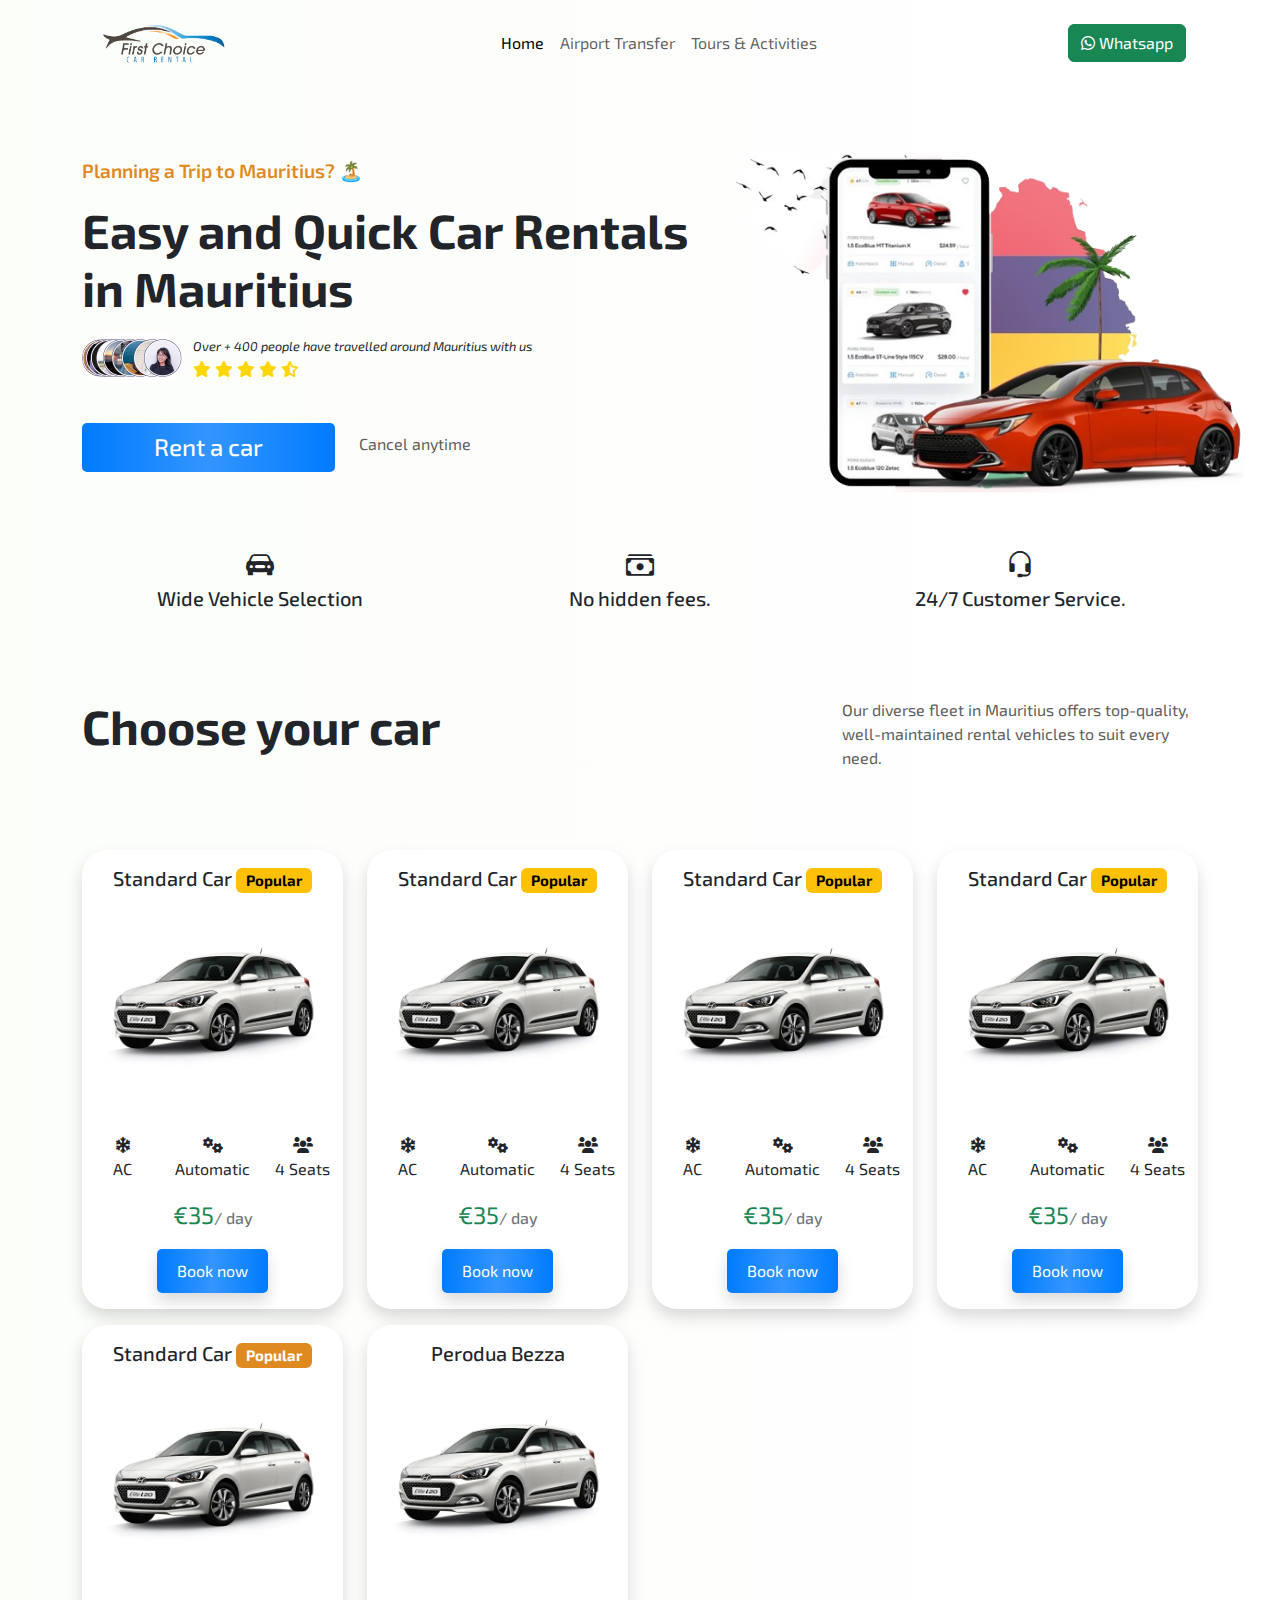
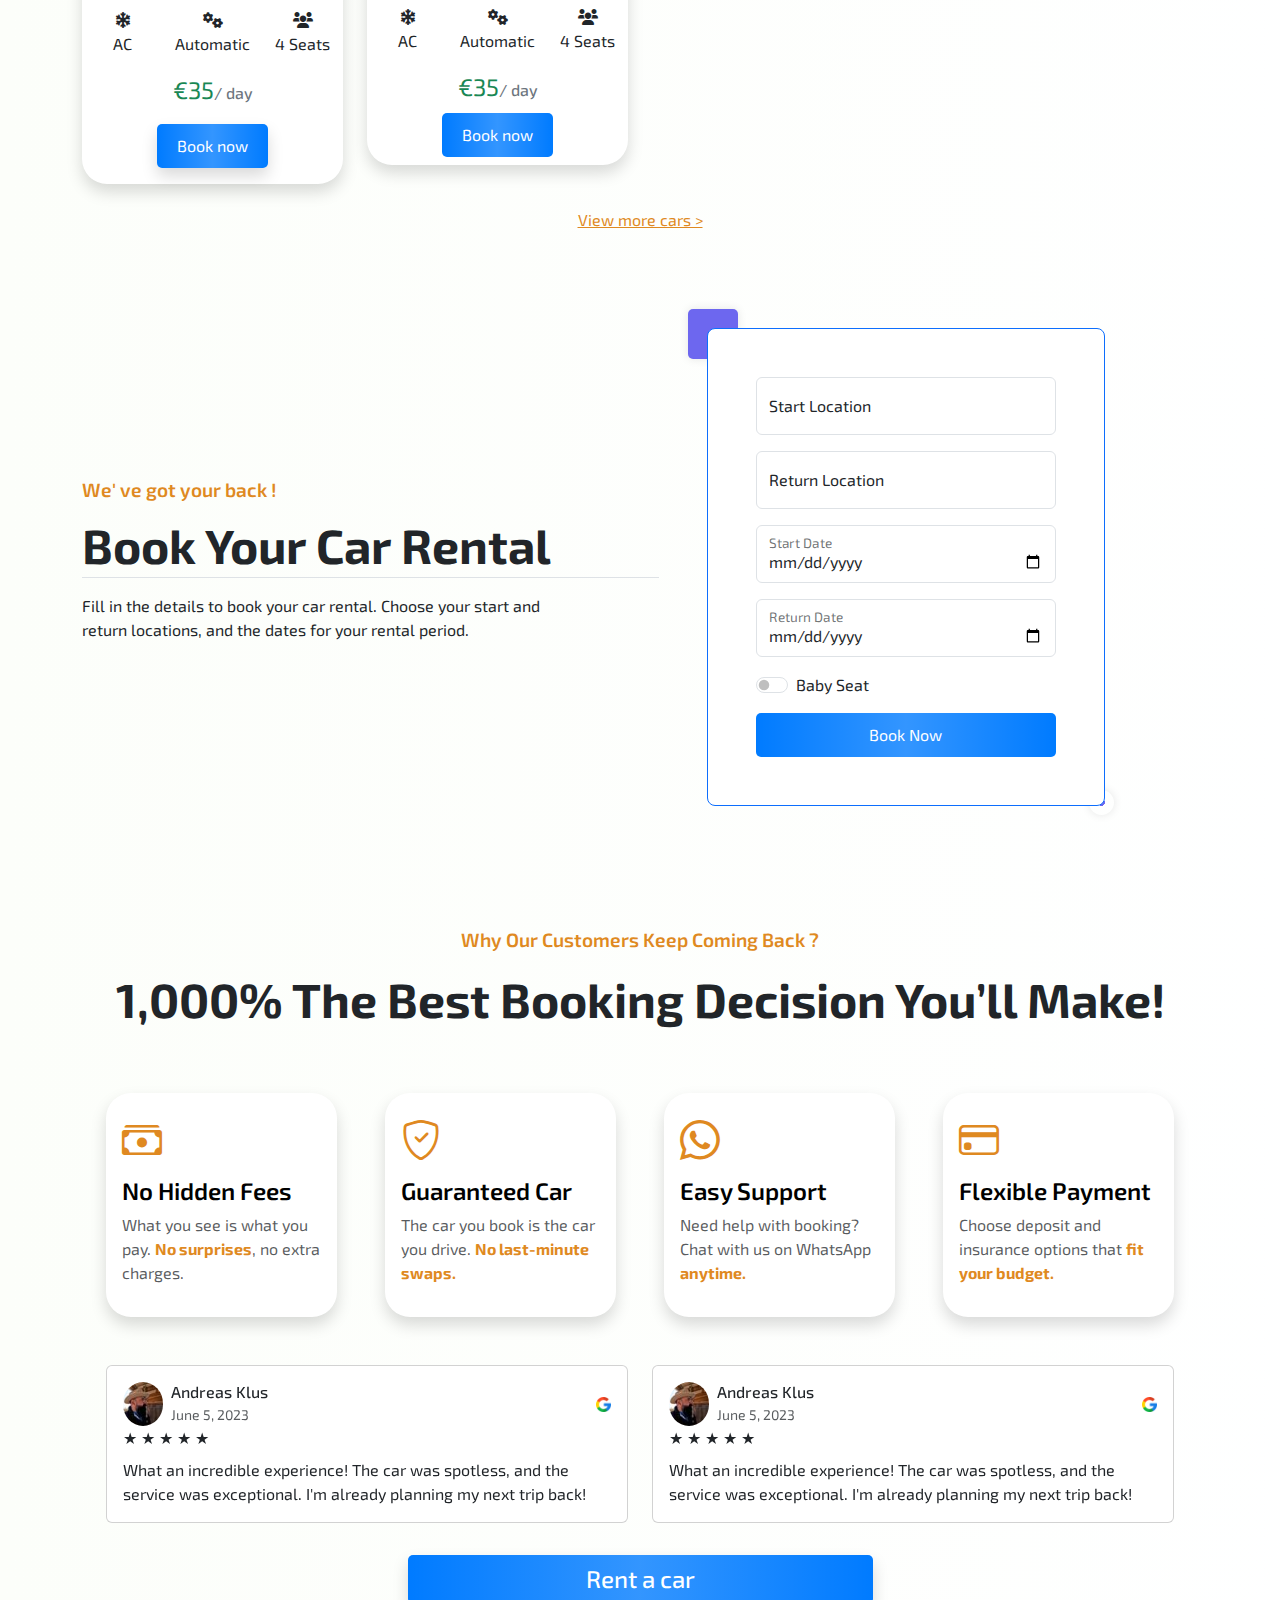
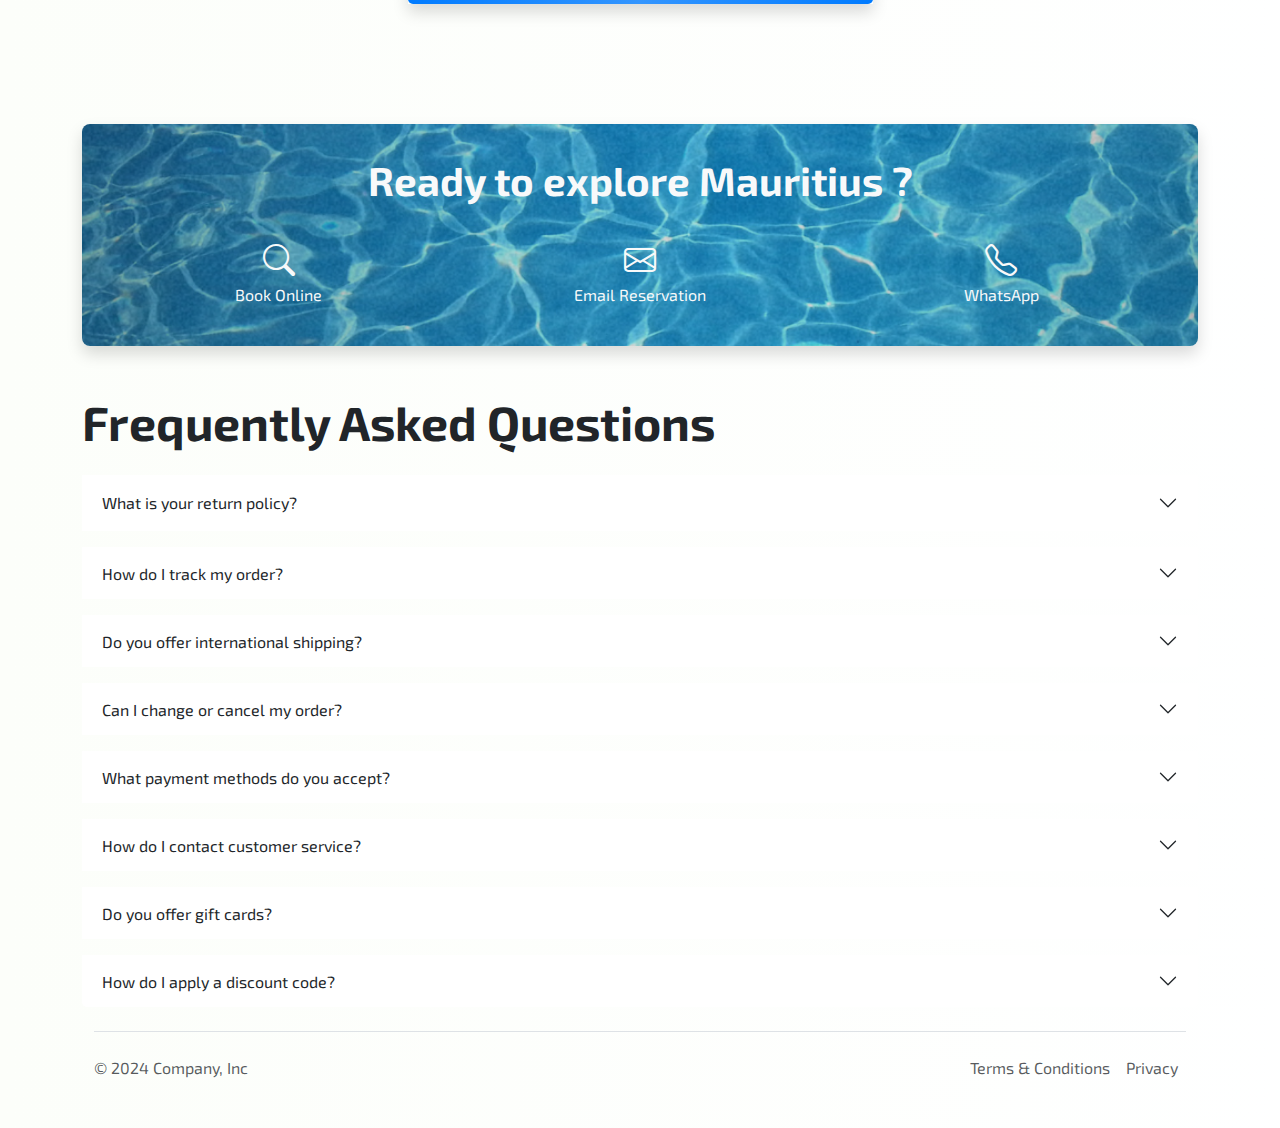
<file: index.html>
<!DOCTYPE html>
<html lang="en">
<head>
    <meta charset="UTF-8">
    <meta name="viewport" content="width=device-width, initial-scale=1">
    <title>Bootstrap Hero Section</title>

    <!-- Bootstrap CSS -->
    <link href="https://cdn.jsdelivr.net/npm/bootstrap@5.3.0/dist/css/bootstrap.min.css" rel="stylesheet">

    <link rel="stylesheet" href="style.css">

    <!-- Bootstrap JavaScript Bundle (includes Popper) -->
    <script src="https://cdn.jsdelivr.net/npm/bootstrap@5.3.0/dist/js/bootstrap.bundle.min.js" defer></script>

    <link rel="stylesheet" href="https://cdnjs.cloudflare.com/ajax/libs/font-awesome/6.0.0-beta3/css/all.min.css">

    <link rel="preconnect" href="https://fonts.googleapis.com">
<link rel="preconnect" href="https://fonts.gstatic.com" crossorigin>
<link href="https://fonts.googleapis.com/css2?family=Exo+2:ital,wght@0,100..900;1,100..900&display=swap" rel="stylesheet">
    
</head>
<body class="container background">



    <nav class="navbar navbar-expand-lg  navbar-light">
        <div class="container-fluid">
            <!-- Logo -->
            <a class="navbar-brand" href="index.html">
                <img src="img/car-rental-logo.png" alt="Logo" width="140" class="d-inline-block align-text-top">
         
            </a>
    
            <!-- Navbar toggler for mobile view -->
            <button class="navbar-toggler" type="button" data-bs-toggle="collapse" data-bs-target="#navbarNav" aria-controls="navbarNav" aria-expanded="false" aria-label="Toggle navigation">
                <span class="navbar-toggler-icon"></span>
            </button>
    
            <!-- Navbar Items -->
            <div class="collapse navbar-collapse justify-content-center" id="navbarNav">
                <ul class="navbar-nav">
                    <li class="nav-item">
                        <a class="nav-link active" aria-current="page" href="#">Home</a>
                    </li>
                    <li class="nav-item">
                        <a class="nav-link" href="airport-transfer.html">Airport Transfer</a>
                    </li>
                    <li class="nav-item">
                        <a class="nav-link" href="tours.html">Tours & Activities</a>
                    </li>
                </ul>
            </div>
    
            <!-- Button on the right -->
            <div class="d-flex">
                
                <a class="btn btn-success" href="https://api.whatsapp.com/send?phone=23052782696&amp;text=Book%20your%20next%20car%20rental%20in%20Mauritius%20with%20us" title="WhatsApp">
                    <i class="fab fa-whatsapp"></i> Whatsapp
                </a>
                
            </div>
        </div>
    </nav>
    
       
    <div class=" hero-section py-2 py-md-5 bg-hero">



            <div class="row">
                <div class="col-md-7 mt-sm-0 mt-lg-0 d-flex align-items-center justify-content-center">
                    <div>
                        <div class="col-md-5 py-5 d-block text-center d-md-none pt-md-4 mt-md-4 mt-sm-4">
                            <img src="img/Untitled_design__6_-removebg-preview.png" alt="Hero" class="zoomed-in"  width="250px" >
                        
                        </div>
                  
                    <p class="subs pt-3 textHero  lead text-orange leader text-center fw-semibold text-md-start">Planning a Trip to Mauritius? 🏝️</p>
                    <h1 class="mt-3 mt-lg-0 h2 text-hero-font-size fw-bold text-center text-md-start">Easy and Quick Car Rentals in Mauritius</h1>

                    
                        <div class=" mt-2 pb-lg-4 text-center mb-2 pt-lg-2 d-none d-md-block ">
                            <div class="row rounded-3">

                                <div class="col-sm-2 text-start">
                                    <img src="img/people-car-reviews.png" alt="compilation of reviews" class="rounded-5" width="100" >
                                </div>
                                <div class="col-sm-7 text-start">
                                    
                                    <span class="small "><em>Over + 400 people have travelled around Mauritius with us</em></span>
                                    <div class="rating-stars "> 
                                        <i class="fas fa-star"></i>
                                        <i class="fas fa-star"></i>
                                        <i class="fas fa-star"></i>
                                        <i class="fas fa-star"></i>
                                        <i class="fas fa-star-half-alt"></i>
                                    </div>
                                </div>
                            </div>
                    </div>

                   
                    
                        <div class="row align-items-center justify-content-start">
                        <div class="col-md-5 col-sm-12">
                            <button class="btn btn-lg btn-primary w-100 mt-2" onclick="scrollToFormOnly()">
                            
                                <span class="h4 px-5">Rent a car</span>
                            </button>
                        </div>
                        <div class="col-sm-12 text-center text-md-start py-2 py-md-0 col-md-4 display-none text-md-light">
                            <span class="ml-2">Cancel anytime</span>
                        </div>
                    </div>
                    
                    </div>
                </div>
                <div class="col-md-5 pb-3 d-none d-md-block pt-md-4 mt-md-4 mt-sm-4">
                    <img src="img/Untitled_design__6_-removebg-preview.png" alt="Hero" class="img-fluid zoomed-in"  width="600px" >
                
                </div>
            </div>
    </div>

    <div class="row py-3 py-md-3 row-cols-1 row-cols-lg-3 rounded   ">
        <div class="feature col text-dark text-center ">
            <i class="bi bi-car-front-fill fs-3"></i> 
            <h3 class="fs-5 ">
                Wide Vehicle Selection
            </h3>
          
        </div>
        <div class="feature col text-dark text-center">
            <i class="bi bi-cash-stack fs-3" ></i> 
            <h3 class="fs-5 ">
                No hidden fees.
            </h3>
         
        </div>
        <div class="feature col text-dark text-center">
            <i class="bi bi-headset fs-3"></i>
            <h3 class="fs-5 ">
                24/7 Customer Service.
            </h3>
       
        </div>
    </div>


      <div class="row mt-3 pt-5 mb-5">
        <div class="col-lg-8 col-md-12">
            <h2 class="fw-bold text-hero-font-size ">Choose your car</h2>
        </div>
        <div class="col-lg-4 col-md-12">
          <p class="text-md-light">Our diverse fleet in Mauritius offers top-quality, well-maintained rental vehicles to suit every need.</p>
        </div>
        
      </div>
    

      <div class="row mt-3">

        
        <div class="col-md-3 col-sm-12 mt-3">
            <div class="card rounded shadow ">
                <h3 class="pb-2 fs-5 pt-3 card-title text-center text-blue">Standard Car
                    <span class="badge bedz text-bg-warning tipads ">Popular</span>
                </h3>
        
                <!-- Image Container -->
                <div class="image-container2 position-relative" style="height: 200px;">
                    <!-- Static Image -->
                    <img src="img/hyundai-i20.webp" loading="lazy" class="card-img-top p-4 main-img2" alt="Standard Taxi Vehicle" title="Standard Car">
        
                    <!-- Bootstrap Carousel (Initially Hidden) -->
                    <div id="car-carousel2" class="carousel slide position-absolute top-0 start-0 w-100 h-100 d-none" data-bs-ride="carousel" data-bs-interval="2000">
                        <div class="carousel-inner h-100">
                            <div class="carousel-item active h-100">
                                <img src="img/Flexible Payment Options.webp" class="d-block w-100 p-4 h-100" alt="Flexible Payment Options">
                            </div>
                            <div class="carousel-item h-100">
                                <img src="img/Guaranteed Car Availability.webp" class="d-block w-100 p-4 h-100" alt="Guaranteed Car Availability">
                            </div>
                            <div class="carousel-item h-100">
                                <img src="img/toyota-yaris-sedan.webp" class="d-block w-100 p-4 h-100" alt="Toyota Yaris Sedan">
                            </div>
                        </div>
                        <!-- Carousel Indicators -->
                        <div class="carousel-indicators">
                            <button type="button" data-bs-target="#car-carousel2" data-bs-slide-to="0" class="active" aria-current="true"></button>
                            <button type="button" data-bs-target="#car-carousel2" data-bs-slide-to="1"></button>
                            <button type="button" data-bs-target="#car-carousel2" data-bs-slide-to="2"></button>
                        </div>
                    </div>
                </div>
                <div class="text-center pb-2">
                    <div class="container mt-4">
                        <div class="row">
                            <div class="col pb-3">
                                <i class="fa-solid fa-snowflake"></i><br>
                                <span class="">AC</span>
                            </div>
                            <div class="col pb-3">
                                <i class="fa-solid fa-cogs"></i>
                                <span class="">Automatic</span>
                            </div>
                            <div class="col pb-3">
                                <i class="fa-solid fa-users"></i><br>
                                <span class="">4 Seats</span>
                            </div>
                        </div>
                    </div>
                    <p class="text-success fs-4 mb-2 text-center">€35<span class="h6 text-secondary">/ day</span></p>
                    <div class="d-flex justify-content-center">
                        <button type="button" class="btn mx-auto btn-primary padz btnstre hoverable widr m-2 shadow" data-bs-toggle="modal" data-bs-target="#reg-modal" title="Book Standard Taxi Transfer">Book now</button>
                    </div>
                </div>
            </div>
        </div>
        
     
        

        <div class="col-md-3 col-sm-12 mt-3">
            <div class="card rounded shadow ">
                <h3 class="pb-2 fs-5 pt-3 card-title text-center text-blue">Standard Car
                    <span class="badge bedz text-bg-warning tipads ">Popular</span>
                </h3>
        
                <!-- Image Container -->
                <div class="image-container2 position-relative" style="height: 200px;">
                    <!-- Static Image -->
                    <img src="img/hyundai-i20.webp" loading="lazy" class="card-img-top p-4 main-img2" alt="Standard Taxi Vehicle" title="Standard Car">
        
                    <!-- Bootstrap Carousel (Initially Hidden) -->
                    <div id="car-carousel2" class="carousel slide position-absolute top-0 start-0 w-100 h-100 d-none" data-bs-ride="carousel" data-bs-interval="2000">
                        <div class="carousel-inner h-100">
                            <div class="carousel-item active h-100">
                                <img src="img/Flexible Payment Options.webp" class="d-block w-100 p-4 h-100" alt="Flexible Payment Options">
                            </div>
                            <div class="carousel-item h-100">
                                <img src="img/Guaranteed Car Availability.webp" class="d-block w-100 p-4 h-100" alt="Guaranteed Car Availability">
                            </div>
                            <div class="carousel-item h-100">
                                <img src="img/toyota-yaris-sedan.webp" class="d-block w-100 p-4 h-100" alt="Toyota Yaris Sedan">
                            </div>
                        </div>
                        <!-- Carousel Indicators -->
                        <div class="carousel-indicators">
                            <button type="button" data-bs-target="#car-carousel2" data-bs-slide-to="0" class="active" aria-current="true"></button>
                            <button type="button" data-bs-target="#car-carousel2" data-bs-slide-to="1"></button>
                            <button type="button" data-bs-target="#car-carousel2" data-bs-slide-to="2"></button>
                        </div>
                    </div>
                </div>
                <div class="text-center pb-2">
                    <div class="container mt-4">
                        <div class="row">
                            <div class="col pb-3">
                                <i class="fa-solid fa-snowflake"></i><br>
                                <span class="">AC</span>
                            </div>
                            <div class="col pb-3">
                                <i class="fa-solid fa-cogs"></i>
                                <span class="">Automatic</span>
                            </div>
                            <div class="col pb-3">
                                <i class="fa-solid fa-users"></i><br>
                                <span class="">4 Seats</span>
                            </div>
                        </div>
                    </div>
                    <p class="text-success fs-4 mb-2 text-center">€35<span class="h6 text-secondary">/ day</span></p>
                    <div class="d-flex justify-content-center">
                        <button type="button" class="btn mx-auto btn-primary padz btnstre hoverable widr m-2 shadow" data-bs-toggle="modal" data-bs-target="#reg-modal" title="Book Standard Taxi Transfer">Book now</button>
                    </div>
                </div>
            </div>
        </div>

       

        <div class="col-md-3 col-sm-12 mt-3">
            <div class="card rounded shadow ">
                <h3 class="pb-2 fs-5 pt-3 card-title text-center text-blue">Standard Car
                    <span class="badge bedz text-bg-warning tipads ">Popular</span>
                </h3>
        
                <!-- Image Container -->
                <div class="image-container2 position-relative" style="height: 200px;">
                    <!-- Static Image -->
                    <img src="img/hyundai-i20.webp" loading="lazy" class="card-img-top p-4 main-img2" alt="Standard Taxi Vehicle" title="Standard Car">
        
                    <!-- Bootstrap Carousel (Initially Hidden) -->
                    <div id="car-carousel2" class="carousel slide position-absolute top-0 start-0 w-100 h-100 d-none" data-bs-ride="carousel" data-bs-interval="2000">
                        <div class="carousel-inner h-100">
                            <div class="carousel-item active h-100">
                                <img src="img/Flexible Payment Options.webp" class="d-block w-100 p-4 h-100" alt="Flexible Payment Options">
                            </div>
                            <div class="carousel-item h-100">
                                <img src="img/Guaranteed Car Availability.webp" class="d-block w-100 p-4 h-100" alt="Guaranteed Car Availability">
                            </div>
                            <div class="carousel-item h-100">
                                <img src="img/toyota-yaris-sedan.webp" class="d-block w-100 p-4 h-100" alt="Toyota Yaris Sedan">
                            </div>
                        </div>
                        <!-- Carousel Indicators -->
                        <div class="carousel-indicators">
                            <button type="button" data-bs-target="#car-carousel2" data-bs-slide-to="0" class="active" aria-current="true"></button>
                            <button type="button" data-bs-target="#car-carousel2" data-bs-slide-to="1"></button>
                            <button type="button" data-bs-target="#car-carousel2" data-bs-slide-to="2"></button>
                        </div>
                    </div>
                </div>
                <div class="text-center pb-2">
                    <div class="container mt-4">
                        <div class="row">
                            <div class="col pb-3">
                                <i class="fa-solid fa-snowflake"></i><br>
                                <span class="">AC</span>
                            </div>
                            <div class="col pb-3">
                                <i class="fa-solid fa-cogs"></i>
                                <span class="">Automatic</span>
                            </div>
                            <div class="col pb-3">
                                <i class="fa-solid fa-users"></i><br>
                                <span class="">4 Seats</span>
                            </div>
                        </div>
                    </div>
                    <p class="text-success fs-4 mb-2 text-center">€35<span class="h6 text-secondary">/ day</span></p>
                    <div class="d-flex justify-content-center">
                        <button type="button" class="btn mx-auto btn-primary padz btnstre hoverable widr m-2 shadow" data-bs-toggle="modal" data-bs-target="#reg-modal" title="Book Standard Taxi Transfer">Book now</button>
                    </div>
                </div>
            </div>
        </div>

        <div class="col-md-3 col-sm-12 mt-3">
            <div class="card rounded shadow ">
                <h3 class="pb-2 fs-5 pt-3 card-title text-center text-blue">Standard Car
                    <span class="badge bedz text-bg-warning tipads ">Popular</span>
                </h3>
                <!-- Image Container -->
                <div class="image-container2 position-relative" style="height: 200px;">
                    <!-- Static Image -->
                    <img src="img/hyundai-i20.webp" loading="lazy" class="card-img-top p-4 main-img2" alt="Standard Taxi Vehicle" title="Standard Car">
                    <!-- Bootstrap Carousel (Initially Hidden) -->
                    <div class="carousel slide position-absolute top-0 start-0 w-100 h-100 d-none" data-bs-ride="carousel" data-bs-interval="2000">
                        <div class="carousel-inner h-100">
                            <div class="carousel-item active h-100">
                                <img src="img/Flexible Payment Options.webp" class="d-block w-100 p-4 h-100" alt="Flexible Payment Options">
                            </div>
                            <div class="carousel-item h-100">
                                <img src="img/Guaranteed Car Availability.webp" class="d-block w-100 p-4 h-100" alt="Guaranteed Car Availability">
                            </div>
                            <div class="carousel-item h-100">
                                <img src="img/toyota-yaris-sedan.webp" class="d-block w-100 p-4 h-100" alt="Toyota Yaris Sedan">
                            </div>
                        </div>
                        <!-- Carousel Indicators -->
                        <div class="carousel-indicators">
                            <button type="button" data-bs-target="#car-carousel2" data-bs-slide-to="0" class="active" aria-current="true"></button>
                            <button type="button" data-bs-target="#car-carousel2" data-bs-slide-to="1"></button>
                            <button type="button" data-bs-target="#car-carousel2" data-bs-slide-to="2"></button>
                        </div>
                    </div>
                </div>
                <div class="text-center pb-2">
                    <div class="container mt-4">
                        <div class="row">
                            <div class="col pb-3">
                                <i class="fa-solid fa-snowflake"></i><br>
                                <span class="">AC</span>
                            </div>
                            <div class="col pb-3">
                                <i class="fa-solid fa-cogs"></i>
                                <span class="">Automatic</span>
                            </div>
                            <div class="col pb-3">
                                <i class="fa-solid fa-users"></i><br>
                                <span class="">4 Seats</span>
                            </div>
                        </div>
                    </div>
                    <p class="text-success fs-4 mb-2 text-center">€35<span class="h6 text-secondary">/ day</span></p>
                    <div class="d-flex justify-content-center">
                        <button type="button" class="btn mx-auto btn-primary padz btnstre hoverable widr m-2 shadow" data-bs-toggle="modal" data-bs-target="#reg-modal" title="Book Standard Taxi Transfer">Book now</button>
                    </div>
                </div>
            </div>
        </div>

        <div class="col-md-3 col-sm-12 mt-3">
            <div class="card shadow rounded">
                <h3 class="pb-2 fs-5 pt-3 card-title text-center text-blue">Standard Car
                    <span class="badge text-bg-orange  ">Popular</span>
                </h3>
                <!-- Image Container -->
                <div class="image-container2 position-relative" style="height: 200px;">
                    <!-- Static Image -->
                    <img src="img/hyundai-i20.webp" loading="lazy" class="card-img-top p-4 main-img2" alt="Standard Taxi Vehicle" title="Standard Car">
                    <!-- Bootstrap Carousel (Initially Hidden) -->
                    <div class="carousel slide position-absolute top-0 start-0 w-100 h-100 d-none" data-bs-ride="carousel" data-bs-interval="2000">
                        <div class="carousel-inner h-100">
                            <div class="carousel-item active h-100">
                                <img src="img/Flexible Payment Options.webp" class="d-block w-100 p-4 h-100" alt="Flexible Payment Options">
                            </div>
                            <div class="carousel-item h-100">
                                <img src="img/Guaranteed Car Availability.webp" class="d-block w-100 p-4 h-100" alt="Guaranteed Car Availability">
                            </div>
                            <div class="carousel-item h-100">
                                <img src="img/toyota-yaris-sedan.webp" class="d-block w-100 p-4 h-100" alt="Toyota Yaris Sedan">
                            </div>
                        </div>
                        <!-- Carousel Indicators -->
                        <div class="carousel-indicators">
                            <button type="button" data-bs-target="#car-carousel2" data-bs-slide-to="0" class="active" aria-current="true"></button>
                            <button type="button" data-bs-target="#car-carousel2" data-bs-slide-to="1"></button>
                            <button type="button" data-bs-target="#car-carousel2" data-bs-slide-to="2"></button>
                        </div>
                    </div>
                </div>
                <div class="text-center pb-2">
                    <div class="container mt-4">
                        <div class="row">
                            <div class="col pb-3">
                                <i class="fa-solid fa-snowflake"></i><br>
                                <span class="">AC</span>
                            </div>
                            <div class="col pb-3">
                                <i class="fa-solid fa-cogs"></i>
                                <span class="">Automatic</span>
                            </div>
                            <div class="col pb-3">
                                <i class="fa-solid fa-users"></i><br>
                                <span class="">4 Seats</span>
                            </div>
                        </div>
                    </div>
                    <p class="text-success fs-4 mb-2 text-center">€35<span class="h6 text-secondary">/ day</span></p>
                    <div class="d-flex justify-content-center">
                        <button type="button" class="btn mx-auto btn-primary padz btnstre hoverable widr m-2 shadow" data-bs-toggle="modal" data-bs-target="#reg-modal" title="Book Standard Taxi Transfer">Book now</button>
                    </div>
                </div>
            </div>
        </div>

        <div class="col-md-3 col-sm-12 mt-3">
            <div class="card  shadow rounded">
                
                <h3 class="pb-2 fs-5 pt-3 card-title text-center " id="car10">Perodua Bezza
                    
                </h3>
                <!-- Image Container -->
                <div class="image-container2 position-relative" style="height: 200px;">
                    <!-- Static Image -->
                    <img src="img/hyundai-i20.webp" loading="lazy" class="card-img-top p-4 main-img2" alt="Standard Taxi Vehicle" title="Standard Car">
                    <!-- Bootstrap Carousel (Initially Hidden) -->
                    <div class="carousel slide position-absolute top-0 start-0 w-100 h-100 d-none" data-bs-ride="carousel" data-bs-interval="2000">
                        <div class="carousel-inner h-100">
                            <div class="carousel-item active h-100">
                                <img src="img/Flexible Payment Options.webp" class="d-block w-100 p-4 h-100" alt="Flexible Payment Options">
                            </div>
                            <div class="carousel-item h-100">
                                <img src="img/Guaranteed Car Availability.webp" class="d-block w-100 p-4 h-100" alt="Guaranteed Car Availability">
                            </div>
                            <div class="carousel-item h-100">
                                <img src="img/toyota-yaris-sedan.webp" class="d-block w-100 p-4 h-100" alt="Toyota Yaris Sedan">
                            </div>
                        </div>
                        <!-- Carousel Indicators -->
                        <div class="carousel-indicators">
                            <button type="button" data-bs-target="#car-carousel2" data-bs-slide-to="0" class="active" aria-current="true"></button>
                            <button type="button" data-bs-target="#car-carousel2" data-bs-slide-to="1"></button>
                            <button type="button" data-bs-target="#car-carousel2" data-bs-slide-to="2"></button>
                        </div>
                    </div>
                </div>
                <div class="text-center pb-2">
                    <div class="container mt-4">
                        <div class="row">
                            <div class="col pb-3">
                                <i class="fa-solid fa-snowflake"></i><br>
                                <span class="">AC</span>
                            </div>
                            <div class="col pb-3">
                                <i class="fa-solid fa-cogs"></i>
                                <span class="">Automatic</span>
                            </div>
                            <div class="col pb-3">
                                <i class="fa-solid fa-users"></i><br>
                                <span class="">4 Seats</span>
                            </div>
                        </div>
                    </div>
                    <p class="text-success fs-4 mb-2 text-center">€35<span class="h6 text-secondary">/ day</span></p>
                    <div class="d-flex justify-content-center">
                        <button type="button" class="btn btn-primary" onclick="scrollToForm('sedan', 'Perodua Bezza', 'Perodua Bezza')" title="Book Standard Taxi Transfer">Book now</button>
                    </div>
                </div>
            </div>
        </div>
      </div>
  
    <div class="d-flex justify-content-center mt-4">
        <a href="booking.html" class="text-orange">View more cars ></a>
    </div>

    <div class="col-xl-11 col-xxl-8 py-5" id="bookingForm">
        <div class="row align-items-center g-lg-5 py-5">
          <div class="col-lg-7 text-center text-lg-start">
            <p class="lead text-orange leader fw-semibold">We' ve got your back !</p>
            <h2 class=" lh-1 fw-bold text-hero-font-size mb-3 border-bottom pb-2">Book Your Car Rental</h2>
            <p class="col-lg-10 fs-6">Fill in the details to book your car rental. Choose your start and return locations, and the dates for your rental period.</p>
          </div>
          <div class="mx-auto col-lg-5 position-relative">
            <form class="p-4 p-md-5 border rounded-3 bg-white border-primary position-relative" method="get" action="booking.html">
              <div class="protruding-box"></div>
              <div class="protruding-dots"></div>
              <div class="form-floating mb-3">
                <input type="text" class="form-control" list="locationList" id="startLocation" name="startLocation" placeholder="Start Location" required>
                <label for="startLocation">Start Location</label>
                <datalist id="locationList"></datalist>
              </div>
              <div class="form-floating mb-3">
                <input type="text" class="form-control" id="returnLocation" list="locationList" name="returnLocation" placeholder="Return Location" required>
                <label for="returnLocation">Return Location</label>
              </div>
              <div class="form-floating mb-3">
                <input type="date" class="form-control" id="startDate" name="startDate" placeholder="Start Date" required>
                <label for="startDate">Start Date</label>
              </div>
              <div class="form-floating mb-3">
                <input type="date" class="form-control" id="returnDate" name="returnDate" placeholder="Return Date" required>
                <label for="returnDate">Return Date</label>
              </div>
              <div class="form-check form-switch mb-3">
                <input class="form-check-input" type="checkbox" id="babySeat" name="babySeat">
                <label class="form-check-label" for="babySeat">Baby Seat</label>
              </div>
              <input type="hidden" id="hiddenField" name="hiddenField" value="">
              <input type="hidden" id="carID" name="carID" value="">
              <button class="w-100 btn btn-lg btn-primary" type="submit">Book Now</button>
            </form>
          </div>
        </div>
      </div>


    <p class="lead text-orange leader text-center fw-semibold pt-4">Why Our Customers Keep Coming Back ?</p>
    <h2 class="pb-2  fw-bold text-hero-font-size text-center">1,000% The Best Booking Decision You’ll Make!</h2>

    <div class="row px-0 mx-auto mx-md-0  align-items-md-center container g-5 py-5 justify-content-between">
      
        
           
        
                <div class="col-sm-12 col-md-3 d-flex flex-column  gap-2">
                    <div class="card rounded shadow text-start">
                        <div class="card-body">
                            <i class="bi bi-cash-stack fs-1 text-orange text-start"></i>
                            <h4 class="fw-semibold mb-0 text-body-emphasis mt-2">No Hidden Fees</h4>
                            <p class="text-body-secondary mt-2">What you see is what you pay. <strong class="text-orange">No surprises</strong>, no extra charges.</p>
                        </div>
                    </div>
                </div>
            
                <div class="col-sm-12 col-md-3 d-flex flex-column gap-2">
                    <div class="card rounded shadow text-start">
                        <div class="card-body">
                            <i class="bi bi-shield-check fs-1 text-orange"></i>
                            <h4 class="fw-semibold mb-0 text-body-emphasis mt-2">Guaranteed Car</h4>
                            <p class="text-body-secondary mt-2">The car you book is the car you drive. <strong class="text-orange">No last-minute swaps.</strong></p>
                        </div>
                    </div>
                </div>

                <div class="col-sm-12 col-md-3 d-flex flex-column gap-2">
                    <div class="card rounded shadow text-start">
                        <div class="card-body">
                            <i class="bi bi-whatsapp fs-1 text-orange"></i>
                            <h4 class="fw-semibold mb-0 text-body-emphasis mt-2">Easy Support</h4>
                            <p class="text-body-secondary mt-2">Need help with booking? Chat with us on WhatsApp<strong class="text-orange"> anytime.</strong></p>
                        </div>
                    </div>
                </div>

                <div class="col-sm-12 col-md-3 d-flex flex-column gap-2">
                    <div class="card rounded shadow text-start">
                        <div class="card-body">
                            <i class="bi bi-credit-card fs-1 text-orange"></i>
                            <h4 class="fw-semibold mb-0 text-body-emphasis mt-2">Flexible Payment</h4>
                            <p class="text-body-secondary mt-2">Choose deposit and insurance options that <strong class="text-orange">fit your budget.</strong></p>
                        </div>
                    </div>
                </div>
            
      
       
    
     
    </div>

    <div class="col d-flex mx-4 flex-column align-items-start gap-2 mb-2">
    
        <div id="testimonialCarousel" class="carousel slide" data-bs-ride="carousel" data-bs-interval="2000">
            <div class="carousel-inner">
            <div class="carousel-item active">
                <div class="row">
                <div class="col-md-6 mb-4 ">
                    <div class="card ">
                                <div class="card-body">
                                    <div class="d-flex justify-content-between align-items-center">
                                        <div class="d-flex">
                                            <img src="img/JessHerediaReview.jpg" class="rounded-circle me-2" width="40" alt="Reviewer's Profile ">
                                            <div class="mr-auto pl-2">
                                                <h6 class="card-title mb-0">Andreas Klus</h6>
                                                <small class="text-muted">June 5, 2023</small>
                                            </div>
                                        </div>
                                      
                                        <img src="img/google.avif" width="15px" alt="Google Logo"/>
                                    </div>
                                    <div class="rating mb-2">
                                        <span class="star">&#9733;</span>
                                        <span class="star">&#9733;</span>
                                        <span class="star">&#9733;</span>
                                        <span class="star">&#9733;</span>
                                        <span class="star">&#9733;</span>
                                    </div>
                                    <p class="card-text">What an incredible experience! The car was spotless, and the service was exceptional. I'm already planning my next trip back!</p>
                                </div>
                    </div>
                        </div>
                        <div class="col-md-6 mb-4">
                            <div class="card">
                                <div class="card-body">
                                    <div class="d-flex justify-content-between align-items-center">
                                        <div class="d-flex">
                                            <img src="img/JessHerediaReview.jpg" class="rounded-circle me-2" width="40" alt="Reviewer's Profile ">
                                            <div class="mr-auto pl-2">
                                                <h6 class="card-title mb-0">Andreas Klus</h6>
                                                <small class="text-muted">June 5, 2023</small>
                                            </div>
                                        </div>
                                      
                                        <img src="img/google.avif" width="15px" alt="Google Logo"/>
                                    </div>
                                    <div class="rating mb-2">
                                        <span class="star">&#9733;</span>
                                        <span class="star">&#9733;</span>
                                        <span class="star">&#9733;</span>
                                        <span class="star">&#9733;</span>
                                        <span class="star">&#9733;</span>
                                    </div>
                                    <p class="card-text">What an incredible experience! The car was spotless, and the service was exceptional. I'm already planning my next trip back!</p>
                                </div>
                    </div>
                        </div>
                    </div>
                </div>
                <div class="carousel-item">
                    <div class="row">
                        <div class="col-md-6 mb-4">
                            <div class="card">
                                <div class="card-body">
                                    <div class="d-flex justify-content-between align-items-center">
                                        <div class="d-flex">
                                            <img src="img/JessHerediaReview.jpg" class="rounded-circle me-2" width="40" alt="Reviewer's Profile ">
                                            <div class="mr-auto pl-2">
                                                <h6 class="card-title mb-0">Andreas Klus</h6>
                                                <small class="text-muted">June 5, 2023</small>
                                            </div>
                                        </div>
                                      
                                        <img src="img/google.avif" width="15px" alt="Google Logo"/>
                                    </div>
                                    <div class="rating mb-2">
                                        <span class="star">&#9733;</span>
                                        <span class="star">&#9733;</span>
                                        <span class="star">&#9733;</span>
                                        <span class="star">&#9733;</span>
                                        <span class="star">&#9733;</span>
                                    </div>
                                    <p class="card-text">What an incredible experience! The car was spotless, and the service was exceptional. I'm already planning my next trip back!</p>
                                </div>
                    </div>
                        </div>
                        <div class="col-md-6 mb-4">
                            <div class="card">
                                <div class="card-body">
                                    <div class="d-flex justify-content-between align-items-center">
                                        <div class="d-flex">
                                            <img src="img/JessHerediaReview.jpg" class="rounded-circle me-2" width="40" alt="Reviewer's Profile ">
                                            <div class="mr-auto pl-2">
                                                <h6 class="card-title mb-0">Andreas Klus</h6>
                                                <small class="text-muted">June 5, 2023</small>
                                            </div>
                                        </div>
                                      
                                        <img src="img/google.avif" width="15px" alt="Google Logo"/>
                                    </div>
                                    <div class="rating mb-2">
                                        <span class="star">&#9733;</span>
                                        <span class="star">&#9733;</span>
                                        <span class="star">&#9733;</span>
                                        <span class="star">&#9733;</span>
                                        <span class="star">&#9733;</span>
                                    </div>
                                    <p class="card-text">What an incredible experience! The car was spotless, and the service was exceptional. I'm already planning my next trip back!</p>
                                </div>
                    </div>
                        </div>
                    </div>
                </div>
            </div>
        
        </div>
        
        
    </div> 

    <div class="col-md-5 col-sm-12 shadow  mx-auto mb-5">
        <button class="btn btn-lg btn-primary w-100 " onclick="scrollToFormOnly()">
        
            <span class="h4 px-5">Rent a car</span>
        </button>
    </div>
    <br>

    <div class="p-3 mb-4 mt-sm-3 bg-gradient mt-md-5 shadow  rounded-3 text-center">
        <div class="container-fluid py-0">
            <h3 class="text-light fs-1 pt-3 fw-bold">Ready to explore Mauritius ?</h3>
           
            <div class="row text-center text-light  py-3 justify-content-center">
                <button class="btn col-sm-12 col-md-4 text-light " onclick="scrollToFormOnly()">
                    <i class="bi bi-search fa-2x mb-2"></i>
                    <p class="mb-0">Book Online</p>
                    
                </button>
                <button class="btn text-light col-sm-12 col-md-4 ">
                    <i class="bi bi-envelope fa-2x mb-2"></i>
                    <p class="mb-0">Email Reservation</p>
       
                </button>
                <button class=" btn text-light col-sm-12 col-md-4 ">
                    <i class="bi bi-telephone fa-2x mb-2"></i>
                    <p class="mb-0">WhatsApp</p>
               
                </button>
            </div>
        </div>
    </div>

    <div class="mt-5">
        <h2 class="pb-2 fw-bold text-hero-font-size mb-3">Frequently Asked Questions</h2>
        <div class="accordion" id="faqAccordion">
            <div class="accordion-item border rounded mb-3">
                <h2 class="accordion-header" id="headingOne"></h2>
                    <button class="accordion-button collapsed" type="button" data-bs-toggle="collapse" data-bs-target="#collapseOne" aria-expanded="false" aria-controls="collapseOne">
                        What is your return policy?
                    </button>
                </h2>
                <div id="collapseOne" class="accordion-collapse collapse" aria-labelledby="headingOne" data-bs-parent="#faqAccordion">
                    <div class="accordion-body">
                        We offer a 30-day return policy. If you are not satisfied with your purchase, you can return it within 30 days for a full refund.
                    </div>
                </div>
            </div>
            <div class="accordion-item border rounded mb-3">
                <h2 class="accordion-header" id="headingTwo">
                    <button class="accordion-button collapsed" type="button" data-bs-toggle="collapse" data-bs-target="#collapseTwo" aria-expanded="false" aria-controls="collapseTwo">
                        How do I track my order?
                    </button>
                </h2>
                <div id="collapseTwo" class="accordion-collapse collapse" aria-labelledby="headingTwo" data-bs-parent="#faqAccordion">
                    <div class="accordion-body">
                        You can track your order using the tracking number provided in your order confirmation email. Visit our tracking page and enter your tracking number to see the status of your shipment.
                    </div>
                </div>
            </div>
            <div class="accordion-item border rounded mb-3">
                <h2 class="accordion-header" id="headingThree">
                    <button class="accordion-button collapsed" type="button" data-bs-toggle="collapse" data-bs-target="#collapseThree" aria-expanded="false" aria-controls="collapseThree">
                        Do you offer international shipping?
                    </button>
                </h2>
                <div id="collapseThree" class="accordion-collapse collapse" aria-labelledby="headingThree" data-bs-parent="#faqAccordion">
                    <div class="accordion-body">
                        Yes, we offer international shipping to many countries. Shipping rates and delivery times vary depending on the destination.
                    </div>
                </div>
            </div>
            <div class="accordion-item border rounded mb-3">
                <h2 class="accordion-header" id="headingFour">
                    <button class="accordion-button collapsed" type="button" data-bs-toggle="collapse" data-bs-target="#collapseFour" aria-expanded="false" aria-controls="collapseFour">
                        Can I change or cancel my order?
                    </button>
                </h2>
                <div id="collapseFour" class="accordion-collapse collapse" aria-labelledby="headingFour" data-bs-parent="#faqAccordion">
                    <div class="accordion-body">
                        You can change or cancel your order within 24 hours of placing it. Please contact our customer service team for assistance.
                    </div>
                </div>
            </div>
            <div class="accordion-item border rounded mb-3">
                <h2 class="accordion-header" id="headingFive">
                    <button class="accordion-button collapsed" type="button" data-bs-toggle="collapse" data-bs-target="#collapseFive" aria-expanded="false" aria-controls="collapseFive">
                        What payment methods do you accept?
                    </button>
                </h2>
                <div id="collapseFive" class="accordion-collapse collapse" aria-labelledby="headingFive" data-bs-parent="#faqAccordion">
                    <div class="accordion-body">
                        We accept various payment methods including credit cards, debit cards, PayPal, and bank transfers.
                    </div>
                </div>
            </div>
            <div class="accordion-item border rounded mb-3">
                <h2 class="accordion-header" id="headingSix">
                    <button class="accordion-button collapsed" type="button" data-bs-toggle="collapse" data-bs-target="#collapseSix" aria-expanded="false" aria-controls="collapseSix">
                        How do I contact customer service?
                    </button>
                </h2>
                <div id="collapseSix" class="accordion-collapse collapse" aria-labelledby="headingSix" data-bs-parent="#faqAccordion">
                    <div class="accordion-body">
                        You can contact our customer service team via email, phone, or live chat. Visit our contact page for more details.
                    </div>
                </div>
            </div>
            <div class="accordion-item border rounded mb-3">
                <h2 class="accordion-header" id="headingSeven">
                    <button class="accordion-button collapsed" type="button" data-bs-toggle="collapse" data-bs-target="#collapseSeven" aria-expanded="false" aria-controls="collapseSeven">
                        Do you offer gift cards?
                    </button>
                </h2>
                <div id="collapseSeven" class="accordion-collapse collapse" aria-labelledby="headingSeven" data-bs-parent="#faqAccordion">
                    <div class="accordion-body">
                        Yes, we offer gift cards in various denominations. You can purchase them on our website and they will be delivered via email.
                    </div>
                </div>
            </div>
            <div class="accordion-item border rounded mb-3">
                <h2 class="accordion-header" id="headingEight">
                    <button class="accordion-button collapsed" type="button" data-bs-toggle="collapse" data-bs-target="#collapseEight" aria-expanded="false" aria-controls="collapseEight">
                        How do I apply a discount code?
                    </button>
                </h2>
                <div id="collapseEight" class="accordion-collapse collapse" aria-labelledby="headingEight" data-bs-parent="#faqAccordion">
                    <div class="accordion-body">
                        You can apply a discount code at checkout. Enter the code in the designated field and the discount will be applied to your order total.
                    </div>
                </div>
            </div>
        </div>
    </div>

    
<div class="container">
    <footer class="d-flex flex-wrap justify-content-between align-items-center py-3 my-4 border-top">
      <p class="col-md-4 mb-0 text-body-secondary">&copy; 2024 Company, Inc</p>
  
      <a href="/" class="col-md-4 d-flex align-items-center justify-content-center mb-3 mb-md-0 me-md-auto link-body-emphasis text-decoration-none">
        <svg class="bi me-2" width="40" height="32"><use xlink:href="#bootstrap"/></svg>
      </a>
  
      <ul class="nav col-md-4 justify-content-end">
        <li class="nav-item"><a href="#" class="nav-link px-2 text-body-secondary">Terms & Conditions</a></li>
        <li class="nav-item"><a href="#" class="nav-link px-2 text-body-secondary">Privacy</a></li>
   
      </ul>
    </footer>
  </div>

    
   

    <!-- Bootstrap Icons CSS -->
    <link href="https://cdn.jsdelivr.net/npm/bootstrap-icons/font/bootstrap-icons.css" rel="stylesheet">

    <script src="carousel.js" ></script>
    <script src="app.js" ></script>
    <script src="location.js" ></script>


 

</body>
</html>
</file>
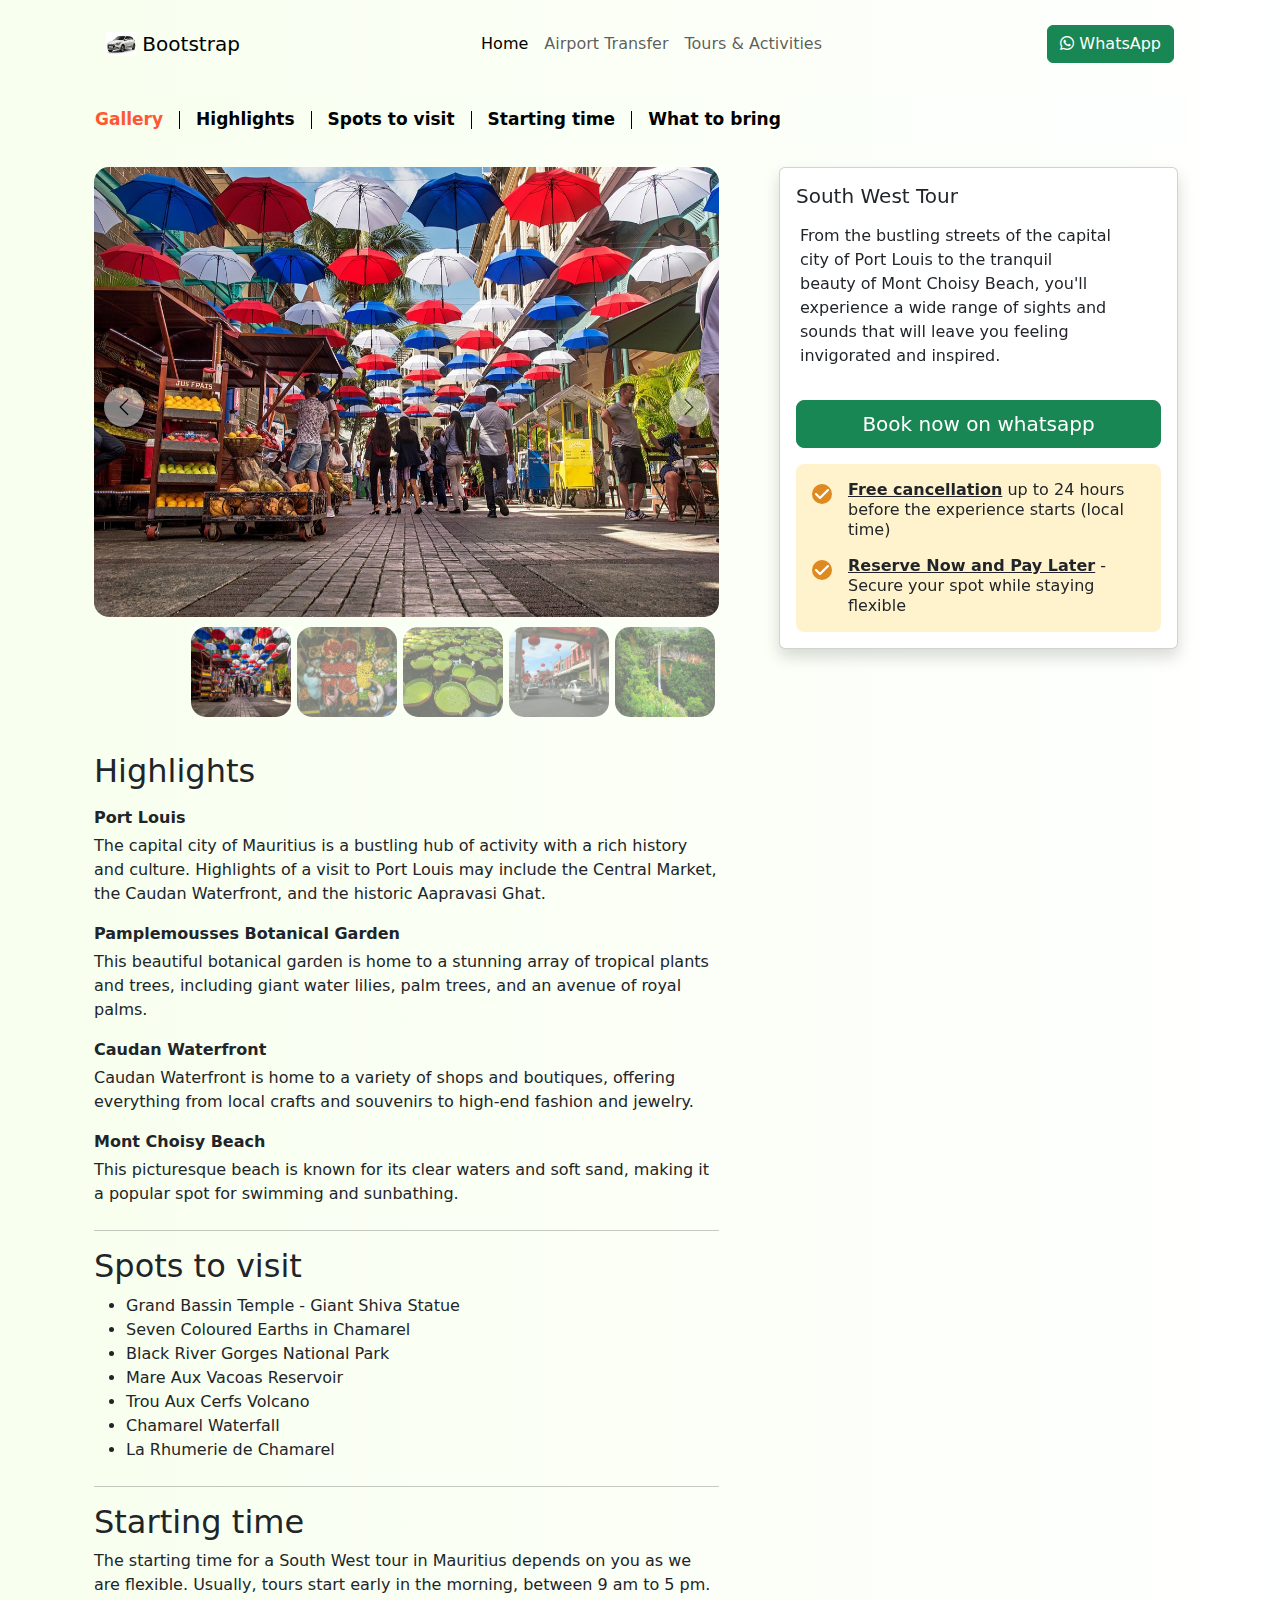
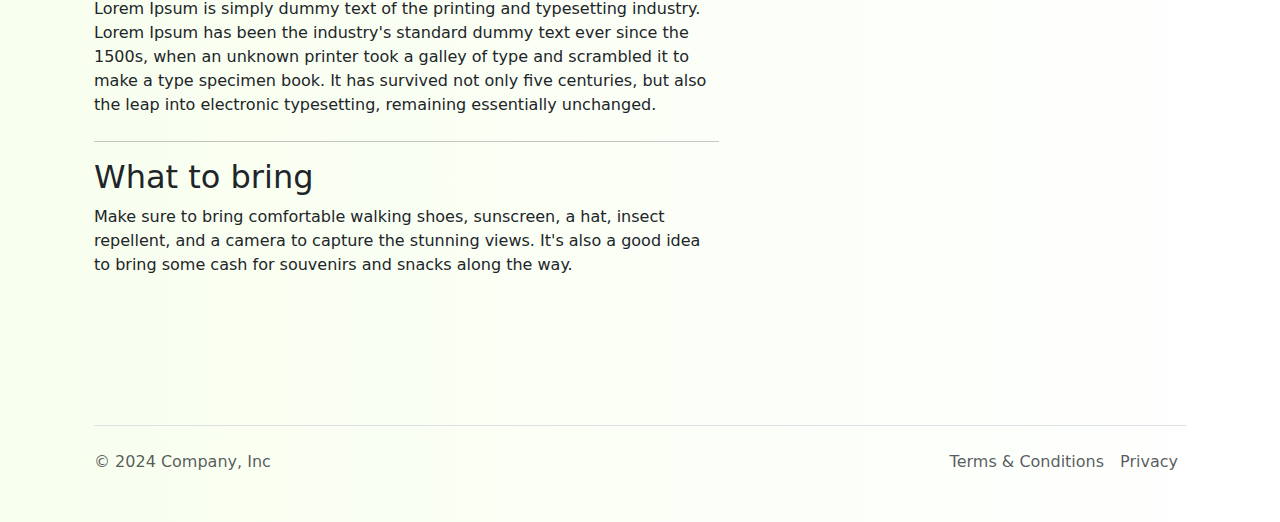
<file: details.html>
<!DOCTYPE html>
<html lang="en">
<head>
    <meta charset="UTF-8">
    <meta name="viewport" content="width=device-width, initial-scale=1">
    <title>Title</title>

    <!-- Bootstrap CSS -->
    <link href="https://cdn.jsdelivr.net/npm/bootstrap@5.3.0/dist/css/bootstrap.min.css" rel="stylesheet">

    <link rel="stylesheet" href="detailstyle.css">

    <!-- Bootstrap JavaScript Bundle (includes Popper) -->
    <script src="https://cdn.jsdelivr.net/npm/bootstrap@5.3.0/dist/js/bootstrap.bundle.min.js" defer></script>

    <link rel="stylesheet" href="https://cdnjs.cloudflare.com/ajax/libs/font-awesome/6.0.0-beta3/css/all.min.css">

</head>
<body class="container background">
<div class="container-fluid my-3">
    <nav class="navbar navbar-expand-lg navbar-light">
        <div class="container-fluid">
            <!-- Logo -->
            <a class="navbar-brand" href="#">
                <img src="img/hyundai-i20.webp" alt="Logo" width="30" height="24" class="d-inline-block align-text-top">
                Bootstrap
            </a>

            <!-- Navbar toggler for mobile view -->
            <button class="navbar-toggler" type="button" data-bs-toggle="collapse" data-bs-target="#navbarNav"
                    aria-controls="navbarNav" aria-expanded="false" aria-label="Toggle navigation">
                <span class="navbar-toggler-icon"></span>
            </button>

            <!-- Navbar Items -->
            <div class="collapse navbar-collapse justify-content-center" id="navbarNav">
                <ul class="navbar-nav">
                    <li class="nav-item">
                        <a class="nav-link active" aria-current="page" href="#">Home</a>
                    </li>
                    <li class="nav-item">
                        <a class="nav-link" href="#">Airport Transfer</a>
                    </li>
                    <li class="nav-item">
                        <a class="nav-link" href="#">Tours & Activities</a>
                    </li>
                </ul>
            </div>

            <!-- Button on the right -->
            <div class="d-flex">
                <button class="btn btn-success">
                    <i class="fab fa-whatsapp"></i> WhatsApp
                </button>
            </div>
        </div>
    </nav>

    <ul class="nav nav-tabs border-0 mt-4 br-0 sticky sticky-top"
        style="background: linear-gradient(90deg, rgba(248, 255, 238, 1) 0%, rgba(253, 255, 255, 1) 100%); padding: 15px 0">
        <li class="nav-item br-0">
            <a class="nav-link active br-0 fw-bold py-1 cus" href="#gallery">
                <div class="text-border active">Gallery</div>
            </a>
        </li>
        <li class="nav-item br-0">
            <a class="nav-link br-0 fw-bold text-black py-1 custom-border" href="#highlights">
                <div class="text-border">Highlights</div>
            </a>
        </li>
        <li class="nav-item br-0">
            <a class="nav-link br-0 fw-bold text-black py-1 custom-border" href="#spots-to-visit">
                <div class="text-border">Spots to visit</div>
            </a>
        </li>
        <li class="nav-item br-0">
            <a class="nav-link br-0 fw-bold text-black py-1 custom-border" href="#starting-time">
                <div class="text-border">Starting time</div>
            </a>
        </li>
        <li class="nav-item br-0">
            <a class="nav-link br-0 fw-bold text-black py-1 custom-border" href="#other-section">
                <div class="text-border">What to bring</div>
            </a>
        </li>
    </ul>

    <div class="container hero-section py-0 py-md-4">
        <div class="row">
            <div class="col ps-0">

                <!--                <div class="col-md-7 mt-5 mt-lg-0">-->
                <div id="gallery" class="col-md-auto mt-lg-0">

                    <div class="carousel slide"
                         id="carouselDemo"
                         data-bs-wrap="true"
                         data-bs-ride="carousel">

                        <div class="carousel-inner">

                            <div class="carousel-item active">
                                <img src="img/tour-guide1.jpg" class="carousel-img"/>
                                <div class="carousel-caption">
                                </div>
                            </div>

                            <div class="carousel-item"
                                 data-bs-interval="2000">
                                <img src="img/tour-guide2.jpg" class="carousel-img"/>
                                <div class="carousel-caption">
                                </div>
                            </div>

                            <div class="carousel-item">
                                <img src="img/tour-guide3.jpg" class="carousel-img"/>
                                <div class="carousel-caption">
                                </div>
                            </div>

                            <div class="carousel-item">
                                <img src="img/tour-guide4.jpg" class="carousel-img"/>
                                <div class="carousel-caption">
                                </div>
                            </div>

                            <div class="carousel-item">
                                <img src="img/tour-guide5.jpg" class="carousel-img"/>
                                <div class="carousel-caption">
                                </div>
                            </div>
                        </div>

                        <button class="carousel-control-prev"
                                type="button"
                                data-bs-target="#carouselDemo"
                                data-bs-slide="prev">
                            <span class="carousel-control-prev-icon"></span>
                        </button>

                        <button class="carousel-control-next"
                                type="button"
                                data-bs-target="#carouselDemo"
                                data-bs-slide="next">
                            <span class="carousel-control-next-icon"></span>
                        </button>

                        <div class="carousel-indicators d-none d-md-inline-flex">
                            <button type="button" class="active"
                                    data-bs-target="#carouselDemo"
                                    data-bs-slide-to="0">
                                <img src="img/tour-guide1.jpg"/>
                            </button>

                            <button type="button"
                                    data-bs-target="#carouselDemo"
                                    data-bs-slide-to="1">
                                <img src="img/tour-guide2.jpg"/>
                            </button>

                            <button type="button"
                                    data-bs-target="#carouselDemo"
                                    data-bs-slide-to="2">
                                <img src="img/tour-guide3.jpg"/>
                            </button>

                            <button type="button"
                                    data-bs-target="#carouselDemo"
                                    data-bs-slide-to="3">
                                <img src="img/tour-guide4.jpg"/>
                            </button>

                            <button type="button"
                                    data-bs-target="#carouselDemo"
                                    data-bs-slide-to="4">
                                <img src="img/tour-guide5.jpg"/>
                            </button>
                        </div>
                    </div>
                </div>

                <br><br>
                <br>
                <div class="container mt-4 ms-0 p-0">
                    <!-- Tab Content -->
                    <!-- Container with Sections -->
                    <div class="container mt-4 p-0">
                        <div id="highlights">
                            <h2 class="blog-post-title mb-1">Highlights</h2>
                            <dl>
                                <dt class="mt-3 mb-1">Port Louis</dt>
                                <dd>The capital city of Mauritius is a bustling hub of activity with a rich history and
                                    culture.
                                    Highlights of a visit to Port Louis may include the Central Market, the Caudan
                                    Waterfront, and the
                                    historic Aapravasi Ghat.
                                </dd>
                                <dt class="mt-3 mb-1">Pamplemousses Botanical Garden</dt>
                                <dd>This beautiful botanical garden is home to a stunning array of tropical plants and
                                    trees, including
                                    giant water lilies, palm trees, and an avenue of royal palms.
                                </dd>
                                <dt class="mt-3 mb-1">Caudan Waterfront</dt>
                                <dd>Caudan Waterfront is home to a variety of shops and boutiques, offering everything
                                    from local crafts
                                    and souvenirs to high-end fashion and jewelry.
                                </dd>
                                <dt class="mt-3 mb-1">Mont Choisy Beach</dt>
                                <dd class="mb-4">This picturesque beach is known for its clear waters and soft sand,
                                    making it a popular
                                    spot for swimming and sunbathing.
                                </dd>
                            </dl>
                            <hr>
                        </div>
                        <div id="spots-to-visit">
                            <h2>Spots to visit</h2>
                            <ul class="mb-4">
                                <li>Grand Bassin Temple - Giant Shiva Statue</li>
                                <li>Seven Coloured Earths in Chamarel</li>
                                <li>Black River Gorges National Park</li>
                                <li>Mare Aux Vacoas Reservoir</li>
                                <li>Trou Aux Cerfs Volcano</li>
                                <li>Chamarel Waterfall</li>
                                <li>La Rhumerie de Chamarel</li>
                            </ul>
                            <hr>
                        </div>
                        <div id="starting-time">
                            <h2>Starting time</h2>
                            <p class="mb-4">
                                The starting time for a South West tour in Mauritius depends on you as we are flexible.
                                Usually, tours start early in the morning, between 9 am to 5 pm.

                                <br>
                                Lorem Ipsum is simply dummy text of the printing and typesetting industry. Lorem Ipsum has been the industry's standard dummy text ever since the 1500s, when an unknown printer took a galley of type and scrambled it to make a type specimen book. It has survived not only five centuries, but also the leap into electronic typesetting, remaining essentially unchanged.
                            </p>
                            <hr>
                        </div>
                        <div id="other-section">
                            <h2>What to bring</h2>
                            <p class="mb-4">
                                Make sure to bring comfortable walking shoes, sunscreen, a hat, insect repellent, and a
                                camera to capture the stunning views. It's also a good idea to bring some cash for souvenirs
                                and snacks along the way.
                            </p>
                        </div>
                    </div>
                </div>


            </div>
            <div class="col-md-5 pb-3 ps-5 pe-2">
                <div class="card rounded shadow p-3 sticky sticky-top" style="top: 20px;">
                    <h3 class="pb-2 fs-5 card-title">South West Tour</h3>
                    <p class="fs-6 me-5 ms-1 mb-3">
                        From the bustling streets of the capital city of Port Louis to the tranquil beauty of Mont
                        Choisy
                        Beach, you'll experience a wide range of sights and sounds that will leave you feeling
                        invigorated
                        and inspired.
                    </p>
                    <button class="btn btn-lg btn-success mt-3">
                        Book now on whatsapp
                    </button>

                    <div class="container mt-3 p-3 rounded-3" style="background: #fff3cd;">

                        <div class="col d-flex">
                            <div class="d-flex p-2 me-3 mt-1 justify-content-center align-items-center text-white rounded-circle"
                                 style="width: 20px; height: 20px; background: rgb(223, 137, 33)">
                                <i class="fas fa-check fs-6 fs-md-5 fs-lg-4"></i>
                            </div>
                            <div class="lh-sm">
                                <span class="fw-bold text-decoration-underline text-wrap">Free cancellation</span>
                                up to 24 hours before the experience starts (local time)
                            </div>
                        </div>
                        <div class="col d-flex mt-3">
                            <div class="d-flex p-2 me-3 mt-1 justify-content-center align-items-center text-white rounded-circle"
                                 style="width: 20px; height: 20px; background: rgb(223, 137, 33)">
                                <i class="fas fa-check fs-6 fs-md-5 fs-lg-4"></i>
                            </div>
                            <div class="lh-sm">
                                <span class="fw-bold text-decoration-underline text-wrap">Reserve Now and Pay Later</span>
                                - Secure your spot while staying flexible
                            </div>
                        </div>
                    </div>

                </div>
            </div>
        </div>
    </div>
</div>

<div class="container" style="margin-top: 100px">
    <footer class="d-flex flex-wrap justify-content-between align-items-center py-3 my-4 border-top">
        <p class="col-md-4 mb-0 text-body-secondary">&copy; 2024 Company, Inc</p>

        <a href="/"
           class="col-md-4 d-flex align-items-center justify-content-center mb-3 mb-md-0 me-md-auto link-body-emphasis text-decoration-none">
            <svg class="bi me-2" width="40" height="32">
                <use xlink:href="#bootstrap"/>
            </svg>
        </a>

        <ul class="nav col-md-4 justify-content-end">
            <li class="nav-item"><a href="#" class="nav-link px-2 text-body-secondary">Terms & Conditions</a></li>
            <li class="nav-item"><a href="#" class="nav-link px-2 text-body-secondary">Privacy</a></li>

        </ul>
    </footer>
</div>
<script src="details.js"></script>
</body>
</html>
</file>
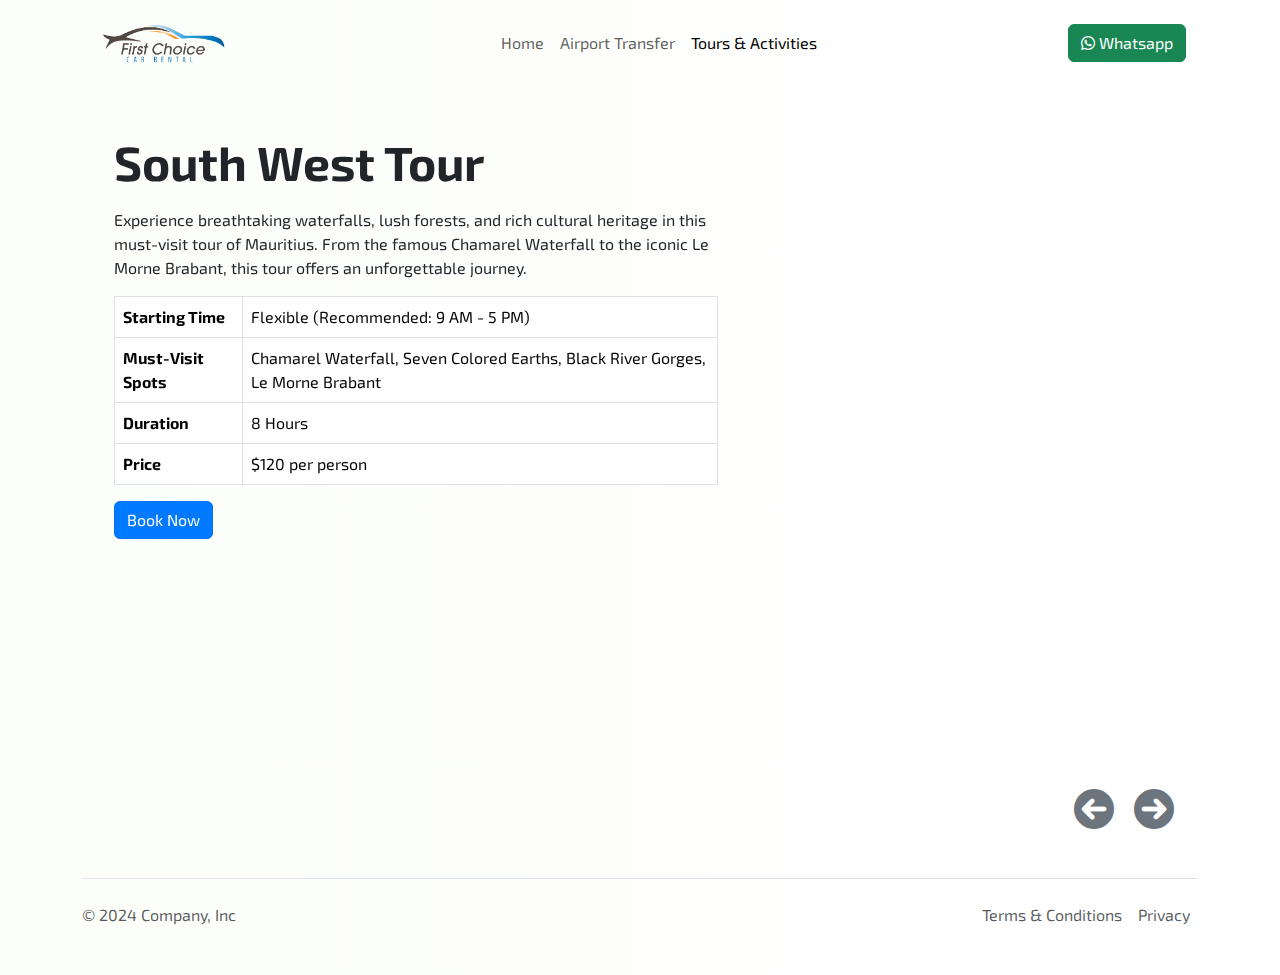
<file: southwesttour.html>
<!DOCTYPE html>
<html lang="en" class="doc" >
<head>
    <meta charset="UTF-8">
    <meta name="viewport" content="width=device-width, initial-scale=1.0">
    <title>Confirmation Page</title>
    
    <!-- Bootstrap CSS -->
    

    <link rel="stylesheet" href="style.css">

    <!-- Bootstrap JavaScript Bundle (includes Popper) -->


    <link rel="stylesheet" href="https://cdnjs.cloudflare.com/ajax/libs/font-awesome/6.0.0-beta3/css/all.min.css">

    <link rel="preconnect" href="https://fonts.googleapis.com">
    <link rel="preconnect" href="https://fonts.gstatic.com" crossorigin>
    <link href="https://fonts.googleapis.com/css2?family=Exo+2:ital,wght@0,100..900;1,100..900&display=swap" rel="stylesheet">
    <link href="https://cdn.jsdelivr.net/npm/bootstrap@5.3.2/dist/css/bootstrap.min.css" rel="stylesheet">
    <script src="https://cdn.jsdelivr.net/npm/bootstrap@5.3.2/dist/js/bootstrap.bundle.min.js"></script>
    
</head>
<body class="container background thankss">

    
    <nav class="navbar navbar-expand-lg  navbar-light">
        <div class="container-fluid">
            <!-- Logo -->
            <a class="navbar-brand" href="index.html">
                <img src="img/car-rental-logo.png" alt="Logo" width="140" class="d-inline-block align-text-top">
         
            </a>
    
            <!-- Navbar toggler for mobile view -->
            <button class="navbar-toggler" type="button" data-bs-toggle="collapse" data-bs-target="#navbarNav" aria-controls="navbarNav" aria-expanded="false" aria-label="Toggle navigation">
                <span class="navbar-toggler-icon"></span>
            </button>
    
            <!-- Navbar Items -->
            <div class="collapse navbar-collapse justify-content-center" id="navbarNav">
                <ul class="navbar-nav">
                    <li class="nav-item">
                        <a class="nav-link " aria-current="page" href="index.html">Home</a>
                    </li>
                    <li class="nav-item">
                        <a class="nav-link" href="airport-transfer.html">Airport Transfer</a>
                    </li>
                    <li class="nav-item">
                        <a class="nav-link active" href="tours.html">Tours & Activities</a>
                    </li>
                </ul>
            </div>
    
            <!-- Button on the right -->
            <div class="d-flex">
                
                <a class="btn btn-success" href="https://api.whatsapp.com/send?phone=23052782696&amp;text=Book%20your%20next%20car%20rental%20in%20Mauritius%20with%20us" title="WhatsApp">
                    <i class="fab fa-whatsapp"></i> Whatsapp
                </a>
                
            </div>
        </div>
    </nav>

    <div id="carouselExampleIndicators" class="carousel slide  rounded  mt-3 p-3">
        <div class="  carousel-inner" style="height: 80vh;">
            <div class=" carousel-item active">
                <div class="p-3">
                    <div class="row">
                        <div class="col-md-7 col-sm-12">
                            <div class="card-body">
                                <h5 class="card-title fw-bold text-hero-font-size">South West Tour </h5>
                                <p class="card-text mt-3">
                                    Experience breathtaking waterfalls, lush forests, and rich cultural heritage in this must-visit tour of Mauritius. 
                                    From the famous Chamarel Waterfall to the iconic Le Morne Brabant, this tour offers an unforgettable journey.
                                </p>
                                <table class="table table-bordered">
                                    <tr>
                                        <th>Starting Time</th>
                                        <td>Flexible (Recommended: 9 AM - 5 PM)</td>
                                    </tr>
                                    <tr>
                                        <th>Must-Visit Spots</th>
                                        <td>Chamarel Waterfall, Seven Colored Earths, Black River Gorges, Le Morne Brabant</td>
                                    </tr>
                                    <tr>
                                        <th>Duration</th>
                                        <td>8 Hours</td>
                                    </tr>
                                    <tr>
                                        <th>Price</th>
                                        <td>$120 per person</td>
                                    </tr>
                                </table>
                                
                               

                                <div class="mt-3">
                                    <button class="btn btn-primary me-2"> Book Now</button>
                
                                </div>
                               
                            </div>
                        </div>
                        <div class="col-md-5 col-sm-12">
                            <!-- <img src="img/68.png" class="img-fluid rounded" alt="Image 1"> -->
                            <iframe width="100%" height="100%" src="https://www.youtube.com/embed/2Vi_Xka7toY?si=_fkIzxP6MBi5yRWN" title="YouTube video player" frameborder="0" allow="accelerometer; autoplay; clipboard-write; encrypted-media; gyroscope; picture-in-picture; web-share" referrerpolicy="strict-origin-when-cross-origin" allowfullscreen></iframe>
                      
                        </div>
                    </div>
                </div>
            </div>

         
            <div class="carousel-item">
                <div class="p-3">
                    <div class="row">
                        <div class="col-7">
                            <div class="card-body">
                                <h5 class="card-title">Card 2</h5>
                                <p class="card-text">Sed do eiusmod tempor incididunt ut labore et dolore magna aliqua.</p>
                            </div>
                        </div>
                        <div class="col-5">
                            <img src="img/kia-picanto-car-rental-mauritius.jpg" class="img-fluid rounded" alt="Image 2">
                        </div>
                    </div>
                </div>
            </div>
            <div class="carousel-item">
                <div class="p-3">
                    <div class="row">
                        <div class="col-7">
                            <div class="card-body">
                                <h5 class="card-title">Card 3</h5>
                                <p class="card-text">Ut enim ad minim veniam, quis nostrud exercitation ullamco laboris.</p>
                            </div>
                        </div>
                        <div class="col-5">
                            <img src="img/gradient-background.png" class="img-fluid rounded" alt="Image 3">
                        </div>
                    </div>
                </div>
            </div>
        </div>
        <div class="position-absolute bottom-0 end-0 p-3 d-none d-md-block">
            <button class="carousel-control-prev p-2" type="button" data-bs-target="#carouselExampleIndicators" data-bs-slide="prev">
            <i class="fa fa-arrow-circle-left text-secondary fs-1" aria-hidden="true"></i>
            </button>
            <button class="carousel-control-next p-2" type="button" data-bs-target="#carouselExampleIndicators" data-bs-slide="next">
            <i class="fa fa-arrow-circle-right text-secondary fs-1" aria-hidden="true"></i>
            </button>
        </div>
        <div class="position-absolute top-0 start-50 translate-middle-x p-3 pt-0 pb-5 mb-4 d-block d-md-none">
            <div class="row justify-content-between pb-3">
                <button class="col-6 carousel-control-prev p-2" type="button" data-bs-target="#carouselExampleIndicators" data-bs-slide="prev">
                    <i class="fa fa-arrow-circle-left text-secondary fs-1" aria-hidden="true"></i>
                    </button>
                    <button class="carousel-control-next p-2 col-6" type="button" data-bs-target="#carouselExampleIndicators" data-bs-slide="next">
                    <i class="fa fa-arrow-circle-right text-secondary fs-1" aria-hidden="true"></i>
                    </button>
            </div>
        
        </div>
    </div>
    </div>
    
      
      
      
    <script>
        $(document).ready(function() {
            $('#carouselExampleIndicators').carousel({
                interval: 2000, // Adjust the interval as needed
                touch: true // Enable touch events
            });
        });
    </script>

    

    
    
  


    <footer class="d-flex flex-wrap justify-content-between align-items-center py-3 my-4 border-top">
        <p class="col-md-4 mb-0 text-body-secondary">&copy; 2024 Company, Inc</p>

        <a href="/" class="col-md-4 d-flex align-items-center justify-content-center mb-3 mb-md-0 me-md-auto link-body-emphasis text-decoration-none">
            <svg class="bi me-2" width="40" height="32"><use xlink:href="#bootstrap"/></svg>
        </a>

        <ul class="nav col-md-4 justify-content-end">
            <li class="nav-item"><a href="#" class="nav-link px-2 text-body-secondary">Terms & Conditions</a></li>
            <li class="nav-item"><a href="#" class="nav-link px-2 text-body-secondary">Privacy</a></li>
        </ul>
    </footer>

</body>
</html>
</file>
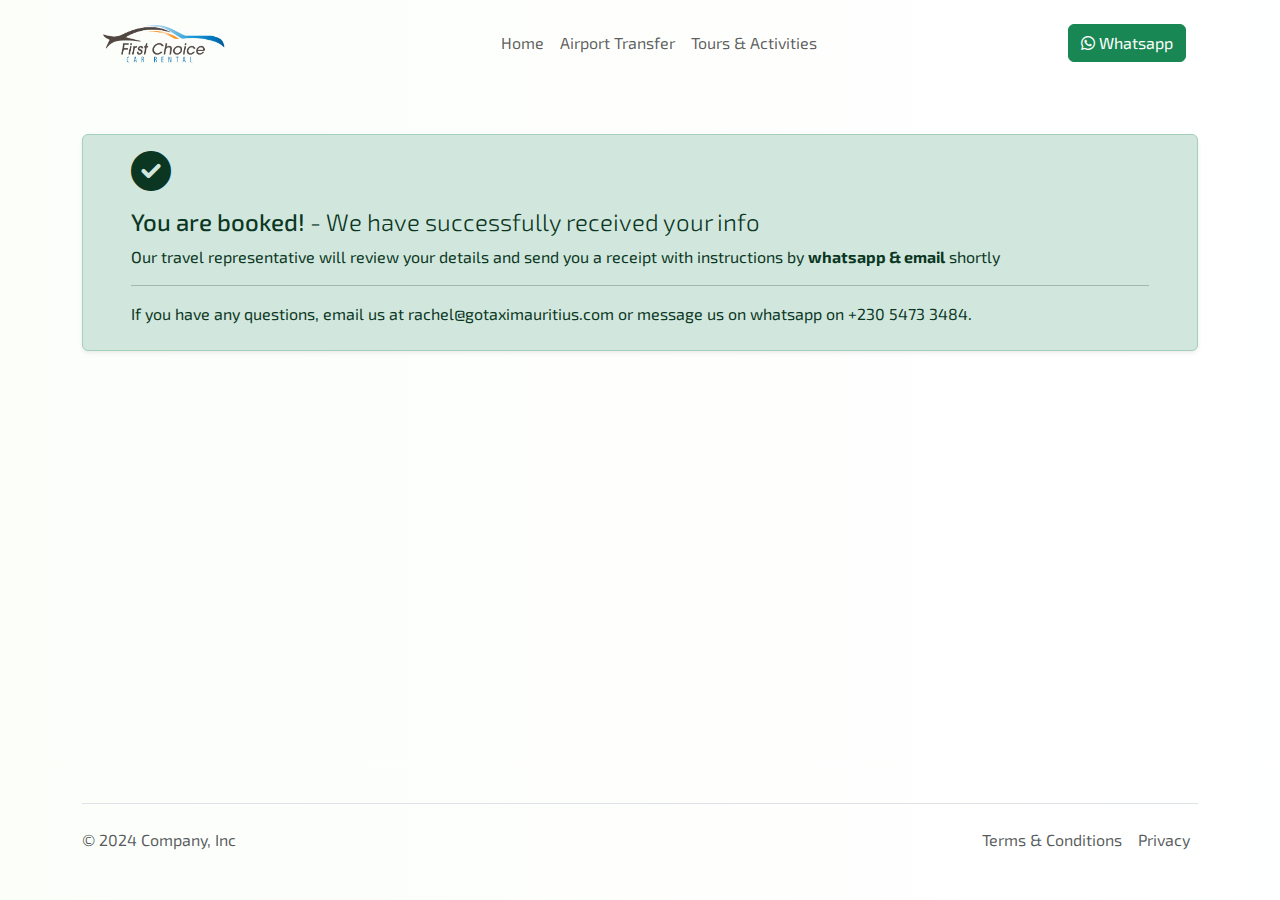
<file: thankyou.html>
<!DOCTYPE html>
<html lang="en" class="doc" >
<head>
    <meta charset="UTF-8">
    <meta name="viewport" content="width=device-width, initial-scale=1.0">
    <title>Confirmation Page</title>
    
    <!-- Bootstrap CSS -->
    <link href="https://cdn.jsdelivr.net/npm/bootstrap@5.3.0/dist/css/bootstrap.min.css" rel="stylesheet">

    <link rel="stylesheet" href="style.css">

    <!-- Bootstrap JavaScript Bundle (includes Popper) -->
    <script src="https://cdn.jsdelivr.net/npm/bootstrap@5.3.0/dist/js/bootstrap.bundle.min.js" defer></script>

    <link rel="stylesheet" href="https://cdnjs.cloudflare.com/ajax/libs/font-awesome/6.0.0-beta3/css/all.min.css">
    <link rel="preconnect" href="https://fonts.googleapis.com">
<link rel="preconnect" href="https://fonts.gstatic.com" crossorigin>
<link href="https://fonts.googleapis.com/css2?family=Exo+2:ital,wght@0,100..900;1,100..900&display=swap" rel="stylesheet">
  
    <style>
        html, body {
            height: 100%;
            margin: 0;
        }
        body {
            display: flex;
            flex-direction: column;
        }
        .content {
            flex: 1;
        }
        footer {
            position: relative;
            bottom: 0;
            width: 100%;
        }
    </style>
</head>
<body class="container background thankss">

    <nav class="navbar navbar-expand-lg  navbar-light">
        <div class="container-fluid">
            <!-- Logo -->
            <a class="navbar-brand" href="index.html">
                <img src="img/car-rental-logo.png" alt="Logo" width="140" class="d-inline-block align-text-top">
         
            </a>
    
            <!-- Navbar toggler for mobile view -->
            <button class="navbar-toggler" type="button" data-bs-toggle="collapse" data-bs-target="#navbarNav" aria-controls="navbarNav" aria-expanded="false" aria-label="Toggle navigation">
                <span class="navbar-toggler-icon"></span>
            </button>
    
            <!-- Navbar Items -->
            <div class="collapse navbar-collapse justify-content-center" id="navbarNav">
                <ul class="navbar-nav">
                    <li class="nav-item">
                        <a class="nav-link " aria-current="page" href="index.html">Home</a>
                    </li>
                    <li class="nav-item">
                        <a class="nav-link" href="airport-transfer.html">Airport Transfer</a>
                    </li>
                    <li class="nav-item">
                        <a class="nav-link " href="tours.html">Tours & Activities</a>
                    </li>
                </ul>
            </div>
    
            <!-- Button on the right -->
            <div class="d-flex">
                
                <a class="btn btn-success" href="https://api.whatsapp.com/send?phone=23052782696&amp;text=Book%20your%20next%20car%20rental%20in%20Mauritius%20with%20us" title="WhatsApp">
                    <i class="fab fa-whatsapp"></i> Whatsapp
                </a>
                
            </div>
        </div>
    </nav>

    <div class="content ">
        <div class="alert px-5 shadow-sm alert-success mt-5" role="alert">
            <i class="bde fs-1 fa-solid fa-circle-check"></i>
            <h4 class="alert-heading pt-3"> You are booked! <span class="pt-2 fs-4 fw-light">- We have successfully received your info</span> </h4>
            <p>Our travel representative will review your details and send you a receipt with instructions by <b>whatsapp &amp; email</b> shortly</p>
            <hr>
            <p class="mb-2">If you have any questions, email us at rachel@gotaximauritius.com or message us on whatsapp on +230 5473 3484.</p>
        </div>
    </div>

    <footer class="d-flex flex-wrap justify-content-between align-items-center py-3 my-4 border-top">
        <p class="col-md-4 mb-0 text-body-secondary">&copy; 2024 Company, Inc</p>

        <a href="/" class="col-md-4 d-flex align-items-center justify-content-center mb-3 mb-md-0 me-md-auto link-body-emphasis text-decoration-none">
            <svg class="bi me-2" width="40" height="32"><use xlink:href="#bootstrap"/></svg>
        </a>

        <ul class="nav col-md-4 justify-content-end">
            <li class="nav-item"><a href="#" class="nav-link px-2 text-body-secondary">Terms & Conditions</a></li>
            <li class="nav-item"><a href="#" class="nav-link px-2 text-body-secondary">Privacy</a></li>
        </ul>
    </footer>

</body>
</html>
</file>
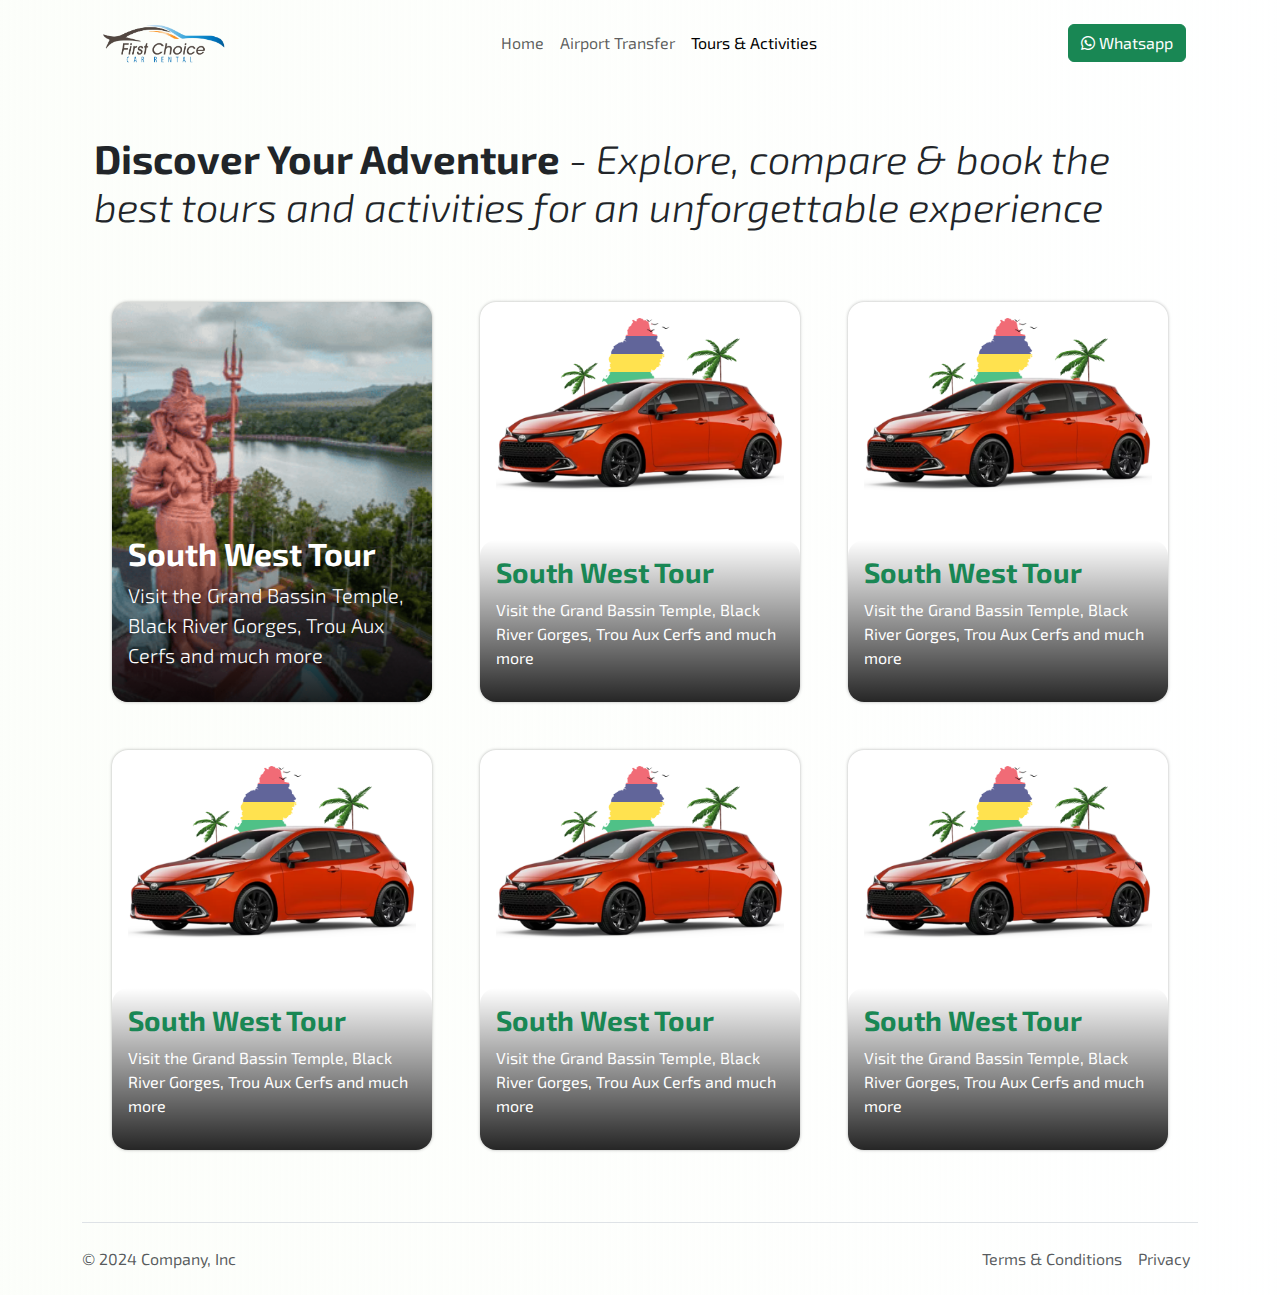
<file: tours.html>
<!DOCTYPE html>
<html lang="en" class="doc" >
<head>
    <meta charset="UTF-8">
    <meta name="viewport" content="width=device-width, initial-scale=1.0">
    <title>Confirmation Page</title>
    
    <!-- Bootstrap CSS -->
    <link href="https://cdn.jsdelivr.net/npm/bootstrap@5.3.0/dist/css/bootstrap.min.css" rel="stylesheet">

    <link rel="stylesheet" href="style.css">

    <!-- Bootstrap JavaScript Bundle (includes Popper) -->
    <script src="https://cdn.jsdelivr.net/npm/bootstrap@5.3.0/dist/js/bootstrap.bundle.min.js" defer></script>

    <link rel="stylesheet" href="https://cdnjs.cloudflare.com/ajax/libs/font-awesome/6.0.0-beta3/css/all.min.css">

    <link rel="preconnect" href="https://fonts.googleapis.com">
    <link rel="preconnect" href="https://fonts.gstatic.com" crossorigin>
    <link href="https://fonts.googleapis.com/css2?family=Exo+2:ital,wght@0,100..900;1,100..900&display=swap" rel="stylesheet">

    <style>
        html, body {
            height: 100%;
            margin: 0;
        }
        body {
            display: flex;
            flex-direction: column;
        }
        .content {
            flex: 1;
        }
        footer {
            position: relative;
            bottom: 0;
            width: 100%;
        }
    </style>
</head>
<body class="container background thankss">

    
    <nav class="navbar navbar-expand-lg  navbar-light">
        <div class="container-fluid">
            <!-- Logo -->
            <a class="navbar-brand" href="index.html">
                <img src="img/car-rental-logo.png" alt="Logo" width="140" class="d-inline-block align-text-top">
         
            </a>
    
            <!-- Navbar toggler for mobile view -->
            <button class="navbar-toggler" type="button" data-bs-toggle="collapse" data-bs-target="#navbarNav" aria-controls="navbarNav" aria-expanded="false" aria-label="Toggle navigation">
                <span class="navbar-toggler-icon"></span>
            </button>
    
            <!-- Navbar Items -->
            <div class="collapse navbar-collapse justify-content-center" id="navbarNav">
                <ul class="navbar-nav">
                    <li class="nav-item">
                        <a class="nav-link " aria-current="page" href="index.html">Home</a>
                    </li>
                    <li class="nav-item">
                        <a class="nav-link" href="airport-transfer.html">Airport Transfer</a>
                    </li>
                    <li class="nav-item">
                        <a class="nav-link active" href="tours.html">Tours & Activities</a>
                    </li>
                </ul>
            </div>
    
            <!-- Button on the right -->
            <div class="d-flex">
                
                <a class="btn btn-success" href="https://api.whatsapp.com/send?phone=23052782696&amp;text=Book%20your%20next%20car%20rental%20in%20Mauritius%20with%20us" title="WhatsApp">
                    <i class="fab fa-whatsapp"></i> Whatsapp
                </a>
                
            </div>
        </div>
    </nav>
    
    <div class="container mt-5 mb-3" id="mainTitle2">
        <h1 class="fw-bold">Discover Your Adventure <em class="fw-light">- Explore, compare & book the best tours and activities for an unforgettable experience</em></h1>
    </div>
    <div class="row gap-5 justify-content-center content py-5">
        <a id="cardtour" class="cardtour card1 col-sm-12 col-md-6 col-lg-4 noahrefstyle position-relative customCard" >
          
            <div class="position-absolute start-0 bottom-0 w-100 p-3 tourCardText text-white" >
            <h2 class="fw-bold fs-2 ">South West Tour</h2>
            <p class="text-white lead">Visit the Grand Bassin Temple, Black River Gorges, Trou Aux Cerfs and much more <span class="arrow" >⟶</span></p>
            </div>
        </a>

        <a id="cardtour" class="cardtour col-sm-12 col-md-6 col-lg-4 noahrefstyle position-relative customCard" >
            <img src="img/Untitled design (6).png" alt="Card Image" class="img-fluid">
            <div class="position-absolute start-0 bottom-0 w-100 p-3 tourCardText text-success" >
            <h2 class="fw-bold fs-3 text-success">South West Tour</h2>
            <p class="text-white">Visit the Grand Bassin Temple, Black River Gorges, Trou Aux Cerfs and much more</p>
            </div>
        </a>
        <a id="cardtour" class="cardtour col-sm-12 col-md-6 col-lg-4 noahrefstyle position-relative customCard" >
            <img src="img/Untitled design (6).png" alt="Card Image" class="img-fluid">
            <div class="position-absolute start-0 bottom-0 w-100 p-3 tourCardText text-success" >
            <h2 class="fw-bold fs-3 text-success">South West Tour</h2>
            <p class="text-white">Visit the Grand Bassin Temple, Black River Gorges, Trou Aux Cerfs and much more</p>
            </div>
        </a>
        <a id="cardtour" class="cardtour col-sm-12 col-md-6 col-lg-4 noahrefstyle position-relative customCard" >
            <img src="img/Untitled design (6).png" alt="Card Image" class="img-fluid">
            <div class="position-absolute start-0 bottom-0 w-100 p-3 tourCardText text-success" >
            <h2 class="fw-bold fs-3 text-success">South West Tour</h2>
            <p class="text-white">Visit the Grand Bassin Temple, Black River Gorges, Trou Aux Cerfs and much more</p>
            </div>
        </a>
        <a id="cardtour" class="cardtour col-sm-12 col-md-6 col-lg-4 noahrefstyle position-relative customCard" >
            <img src="img/Untitled design (6).png" alt="Card Image" class="img-fluid">
            <div class="position-absolute start-0 bottom-0 w-100 p-3 tourCardText text-success" >
            <h2 class="fw-bold fs-3 text-success">South West Tour</h2>
            <p class="text-white">Visit the Grand Bassin Temple, Black River Gorges, Trou Aux Cerfs and much more</p>
            </div>
        </a>
        <a id="cardtour" class="cardtour col-sm-12 col-md-6 col-lg-4 noahrefstyle position-relative customCard" >
            <img src="img/Untitled design (6).png" alt="Card Image" class="img-fluid">
            <div class="position-absolute start-0 bottom-0 w-100 p-3 tourCardText text-success" >
            <h2 class="fw-bold fs-3 text-success">South West Tour</h2>
            <p class="text-white">Visit the Grand Bassin Temple, Black River Gorges, Trou Aux Cerfs and much more</p>
            </div>
        </a>
    </div>



    <footer class="d-flex flex-wrap justify-content-between align-items-center py-3 my-4 border-top">
        <p class="col-md-4 mb-0 text-body-secondary">&copy; 2024 Company, Inc</p>

        <a href="/" class="col-md-4 d-flex align-items-center justify-content-center mb-3 mb-md-0 me-md-auto link-body-emphasis text-decoration-none">
            <svg class="bi me-2" width="40" height="32"><use xlink:href="#bootstrap"/></svg>
        </a>

        <ul class="nav col-md-4 justify-content-end">
            <li class="nav-item"><a href="#" class="nav-link px-2 text-body-secondary">Terms & Conditions</a></li>
            <li class="nav-item"><a href="#" class="nav-link px-2 text-body-secondary">Privacy</a></li>
        </ul>
    </footer>

</body>
</html>
</file>
<file: style.css>
.background{
    background: rgb(248,255,238);
    background: linear-gradient(90deg, rgb(252, 254, 250) 0%, rgba(253,255,255,0.22470238095238093) 100%);
    /* background: linear-gradient(90deg, rgb(198, 217, 251) 0%, rgba(253,255,255,0.22470238095238093) 100%); */


}

.text-md-light{
    color: rgb(92, 92, 92);
}

.small {
    font-size: 80%;
}

.rating-stars i {
    color: gold;
}


.leader{
    font-size: larger !important;
    font-weight: 500;
}

.text-hero-font-size{
    font-size: 3rem;
}

.bg-gradient{
    background: url('img/gradient-background.png') !important;
    background-size: cover !important;
}



.btn-primary {
    background: linear-gradient(90deg, rgba(0, 123, 255, 1) 0%, rgba(0, 123, 255, 0.8) 50%, rgba(0, 123, 255, 1) 100%);
    color: white;
    padding: 10px 20px;
    border: none;
    border-radius: 5px;
    font-size: 1rem;
    cursor: pointer;
}

.btn:hover {
    background: linear-gradient(90deg, rgba(0, 123, 255, 1) 0%, rgba(0, 123, 255, 0.6) 50%, rgba(0, 123, 255, 1) 100%);
    transition: background 0.5s ease-in-out;
}

body {
    box-sizing: border-box;
    overflow-x: hidden !important;
    font-family: 'Exo 2' , sans-serif !important; 
    /* Adding a cooler font for car rental */
}
.text-orange{
    color: rgb(223, 137, 33)
}
.paddingLabel{
    padding-left: 1.5rem !important;
}

.bg-white{
    background-color: white;
}
.greenRound{
    border-radius:5px !important;
    border: none !important;
    /* background-color: rgb(0, 123, 255) !important; */
    color: white !important;
  }

  .custom-border {

    display: flex;
    align-items: center;
    border-left: 1px solid  !important;
    height: 18px !important;

  }

  .cus{
    display: flex;
    align-items: center;
    border-left: 1px solid transparent !important;
  height: 18px !important;
}

.br-0{
  border-radius: 0 !important;
}


.highlight{
  border: 2px solid blue;
}

.carousel-control-next, .carousel-control-prev {
  all: unset !important;
  background-color: transparent !important;
  border: none !important;
  cursor: pointer !important;
}

.img-hover {
    transition: transform 0.4s ease;
  }
  
  .img-hover:hover {
    transform: scale(0.9);
  }

  .zoomed-in {
    transform: scale(1.2);
    z-index: -1000 !important;
  }
  .protruding-box {
    position: absolute;
    top: -20px;
    left: -20px;
    width: 50px;
    height: 50px;
    background-color: #6d67ef;
    border-radius: 5px;
    box-shadow: 0 0 10px rgba(0, 0, 0, 0.1);
    z-index: -1000 !important;
}

.protruding-dots {
    position: absolute;
    bottom: -10px;
    right: -10px;
    width: 25px;
    height: 25px;
    background: radial-gradient(circle, #6d67ef 20%, transparent 20%) 0 0,
                            radial-gradient(circle, #6d67ef 20%, transparent 20%) 12.5px 12.5px;
    background-size: 25px 25px;
    border-radius: 50%;
    box-shadow: 0 0 10px rgba(0, 0, 0, 0.1);
    z-index: -1000 !important;
}

.cardtour {
    max-width: 20em;
    padding: 1em;
    display: flex;
    flex-direction: column;
    gap: 0.5em;
    
    border-radius: 16px;
    background: white;
    box-shadow: 0 0 0.2em rgba(0, 0, 0, 0.3);
    cursor: pointer;
    transition: transform 0.2s, box-shadow 0.2s;
  }
  
  .cardtour:is(:hover, :focus-within) {
    transform: translateY(-0.2em);
    box-shadow: 0 0.2em 0.4em rgba(0, 0, 0, 0.3);
  }
  
  .cardtour:focus-within {
    outline: medium solid;
  }
  

  .rounded{
    border-radius: 25px !important;
    border: none !important;
  }

  .text-bg-orange{
    background-color:rgb(223, 137, 33) ;
  }

  .tourCardText{
    background: linear-gradient(to top, rgba(0, 0, 0, 0.85), transparent); 
    border-radius: 16px;
  }

  .customCard:hover .tourCardText{
    background: linear-gradient(to top, rgba(0, 0, 0, 0.94), transparent); 
  }

  .customCard{
    text-decoration: none; 
    color: inherit; 
    height:400px;
  }

  .customCard:hover .arrow {
    opacity: 1;
    }

  .arrow {
    opacity: 0;
    transition: opacity 0.25s ease-in-out;
    }

    .card1 {
      background-image: url("img/68.png");
      background-size: cover;
      background-position: center;
      background-repeat: no-repeat;


    }

  @media screen and (max-width: 768px) {
    .text-hero-font-size{
        font-size: 2rem;
    }
  
    
  }
</file>
<file: detailstyle.css>
.background {
    background: rgb(248, 255, 238);
    background: linear-gradient(90deg, rgba(248, 255, 238, 1) 0%, rgba(253, 255, 255, 0.22470238095238093) 100%);
}

body {
    box-sizing: border-box;
    overflow-x: hidden;
}

.mt-custom {
    margin-top: 4rem;
}

.carousel-inner {
    border-radius: 15px;
}

.carousel-indicators img {
    width: 100px;
    height: 90px;
    display: block;
    border-radius: 15px;
}

.carousel-indicators button {
    width: max-content !important;
}

.carousel-indicators {
    position: unset;
}

.carousel-img {
    width: 100%;
    height: 450px;
}

.carousel-control-prev, .carousel-control-next {
    width: 40px; /* Adjust the button size */
    height: 40px;
    background-color: rgb(255, 255, 255); /* Semi-transparent background */
    border-radius: 50%; /* Makes the button circular */
    display: flex;
    align-items: center;
    justify-content: center;
    position: absolute;
    top: 45%;
    bottom: 0;
    z-index: 1;
    transition: opacity .15s ease;
    margin: 0 10px;
}

.carousel-control-prev-icon,
.carousel-control-next-icon {
    width: 20px; /* Adjust arrow size */
    height: 20px;
    filter: invert(100%); /* Make arrow white */
}

.nav-tabs .nav-item.show .nav-link, .nav-tabs .nav-link.active {
    background-color: transparent !important;
    border-top: 0 !important;
    border-right: 0;
}

.nav-tabs .nav-link {
    border: none;
}

.nav-tabs .nav-link.active .text-border {
    color: #FF5733 !important;  /* Change text color when tab is active */
    font-weight: bold !important; /* Make text bold */
    /*border-right: 0 !important;*/
    /*border-color: transparent !important;*/
    /*background-color: transparent !important;*/
}

/* Remove hover background color and border */
.nav-tabs .nav-link:hover {
    background-color: transparent !important;
}

.text-border {
    font-size: 17px;
}

.custom-border {
    display: flex;
    align-items: center;
    border-left: 1px solid !important;
    height: 18px !important;
}

.cus {
    display: flex;
    align-items: center;
    border-left: 1px solid transparent !important;
    height: 18px !important;
    padding-left: 0;
}

.br-0 {
    border-radius: 0 !important;
}
</file>
